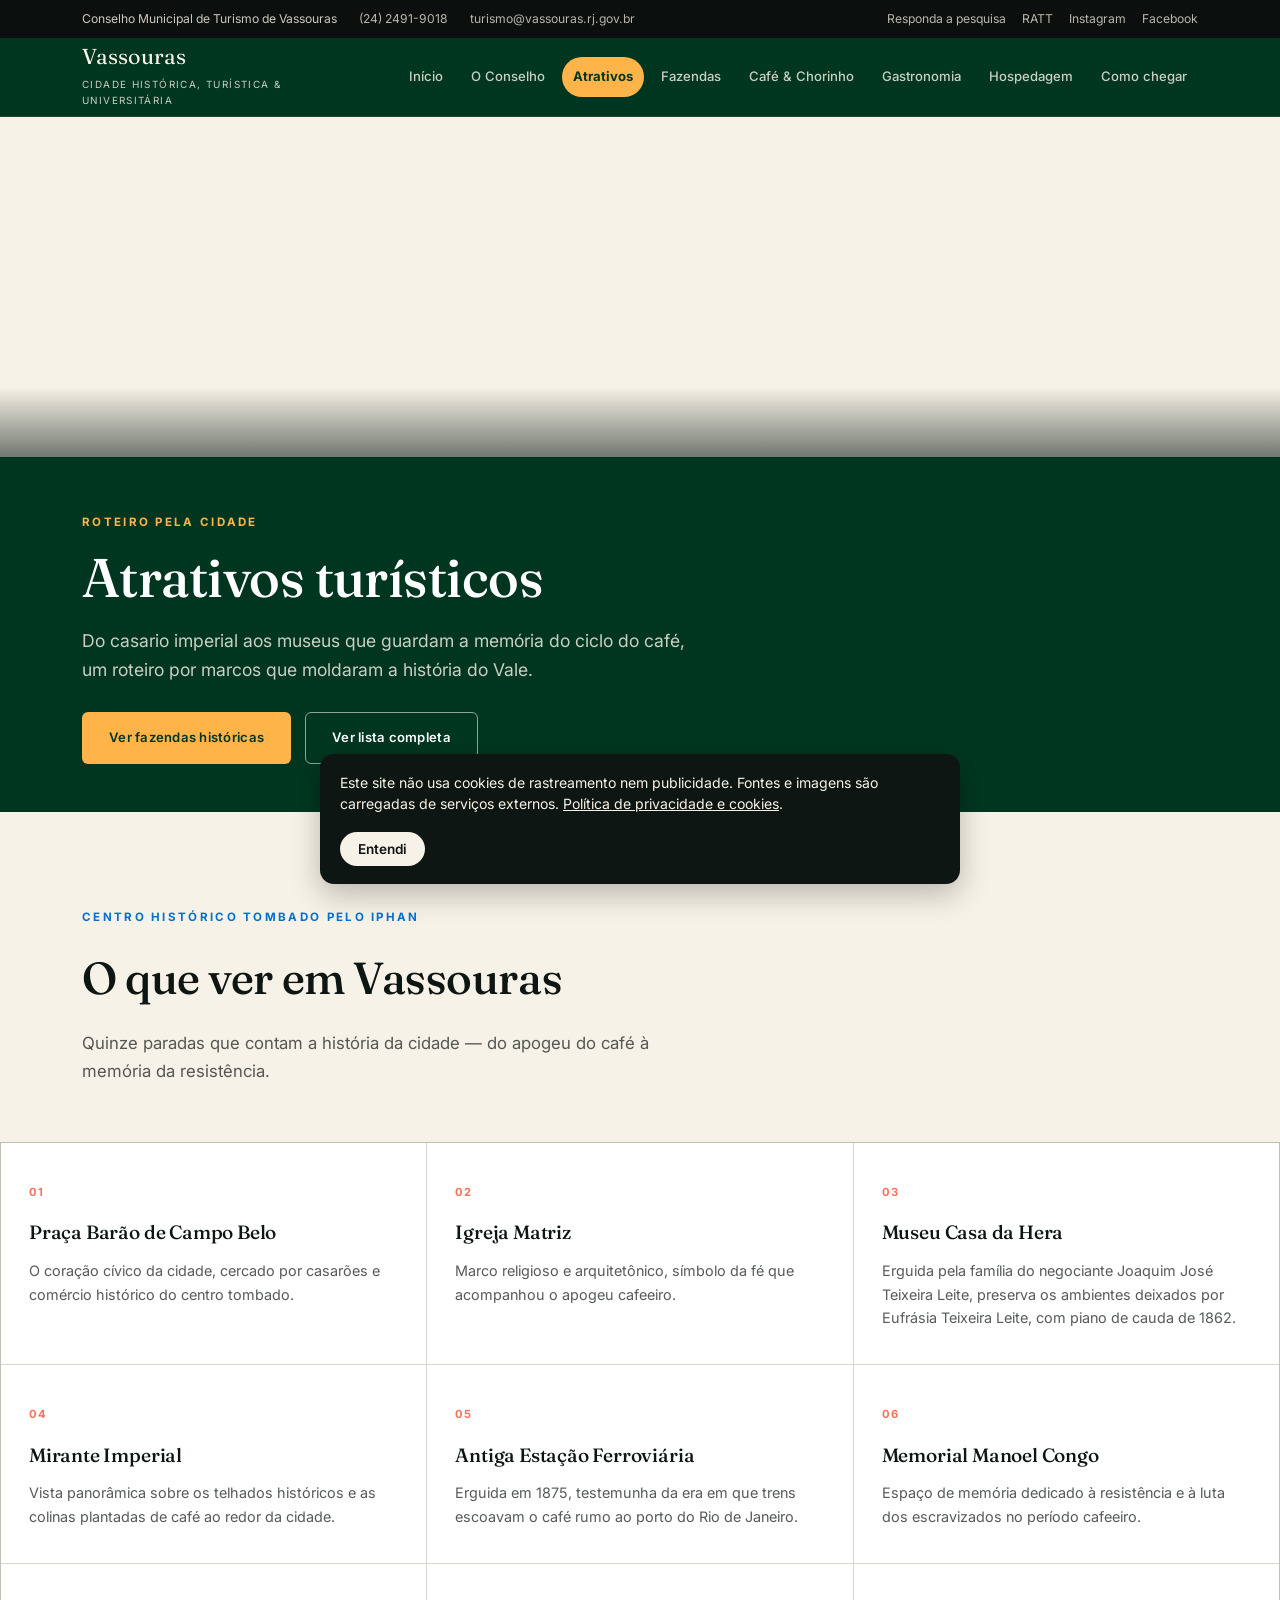
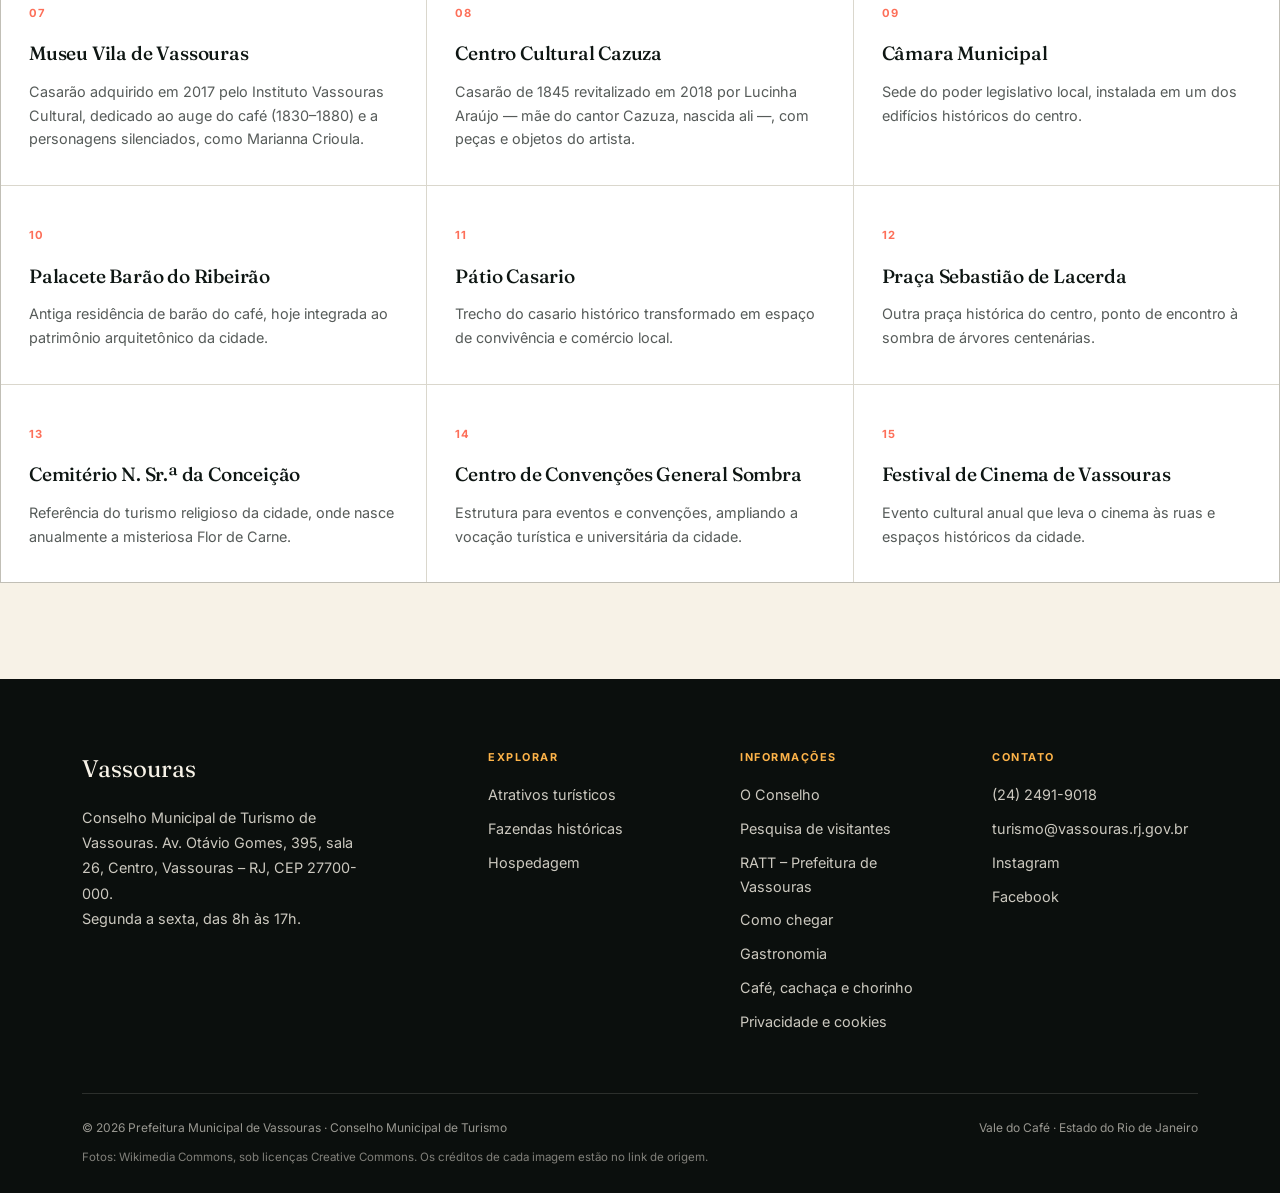
<file: atrativos.html>
<!DOCTYPE html>
<html lang="pt-BR">
<head>
<meta charset="UTF-8">
<meta name="viewport" content="width=device-width, initial-scale=1.0">
<title>Atrativos turísticos | Vassouras</title>
<meta name="description" content="Praças, igrejas, museus e marcos históricos do centro tombado pelo IPHAN em Vassouras, a Cidade dos Barões do Café.">
<link rel="preconnect" href="https://fonts.googleapis.com">
<link rel="preconnect" href="https://fonts.gstatic.com" crossorigin>
<link href="https://fonts.googleapis.com/css2?family=Fraunces:opsz,wght@9..144,400..700&family=Inter:wght@400;500;600;700&display=swap" rel="stylesheet">
<link rel="stylesheet" href="styles.css">
</head>
<body>
<div class="topbar">
  <div class="wrap">
    <div class="contato">
      <span>Conselho Municipal de Turismo de Vassouras</span>
      <a href="tel:+552424919018">(24) 2491-9018</a>
      <a href="mailto:turismo@vassouras.rj.gov.br">turismo@vassouras.rj.gov.br</a>
    </div>
    <div class="social">
      <a href="https://turismo-vassourass-delta.vercel.app" data-pesquisa="">Responda a pesquisa</a>
      <a href="https://www.vassouras.rj.gov.br/ratt/" target="_blank" rel="noopener">RATT</a>
      <a href="https://www.instagram.com/visitevassouras/" target="_blank" rel="noopener">Instagram</a>
      <a href="https://www.facebook.com/visitevassourasof" target="_blank" rel="noopener">Facebook</a>
    </div>
  </div>
</div>
<header class="site">
  <div class="wrap">
    <a href="index.html" class="brand">
      <span>
        <span class="nome">Vassouras</span>
        <span class="sub">Cidade Histórica, Turística &amp; Universitária</span>
      </span>
    </a>
    <nav class="principal" id="navPrincipal">
      <ul>
        <li><a href="index.html">Início</a></li>
<li><a href="conselho.html">O Conselho</a></li>
<li><a href="atrativos.html" class="ativo">Atrativos</a></li>
<li><a href="fazendas.html">Fazendas</a></li>
<li><a href="cafe.html">Café & Chorinho</a></li>
<li><a href="gastronomia.html">Gastronomia</a></li>
<li><a href="hospedagem.html">Hospedagem</a></li>
<li><a href="como-chegar.html">Como chegar</a></li>

      </ul>
    </nav>
    <button class="nav-toggle" id="navToggle" aria-label="Abrir menu"><span></span><span></span><span></span></button>
  </div>
</header>
<div class="hero-photo hero-interna" style="background-image:url('https://commons.wikimedia.org/wiki/Special:FilePath/Esta%C3%A7%C3%A3o%20Ferrovi%C3%A1ria%20de%20Vassouras%2002.JPG');" role="img" aria-label="Atrativos turísticos"></div>
<section class="hero-content">
  <div class="wrap">
    <span class="eyebrow">Roteiro pela cidade</span>
    <h1>Atrativos turísticos</h1>
    <p class="lede">Do casario imperial aos museus que guardam a memória do ciclo do café, um roteiro por marcos que moldaram a história do Vale.</p>
    <div class="hero-cta">
      <a href="fazendas.html" class="btn btn-solid">Ver fazendas históricas</a>
      <a href="#lista" class="btn btn-ghost">Ver lista completa</a>
    </div>
  </div>
</section>

<section id="lista">
  <div class="wrap">
    <div class="section-head">
      <span class="eyebrow">Centro histórico tombado pelo IPHAN</span>
      <h2>O que ver em Vassouras</h2>
      <p>Quinze paradas que contam a história da cidade — do apogeu do café à memória da resistência.</p>
    </div>
  </div>
  <div class="atrativos-grid" id="dinamico-atrativos">
    <div class="at-card"><span class="num">01</span><h3>Praça Barão de Campo Belo</h3><p>O coração cívico da cidade, cercado por casarões e comércio histórico do centro tombado.</p></div>
<div class="at-card"><span class="num">02</span><h3>Igreja Matriz</h3><p>Marco religioso e arquitetônico, símbolo da fé que acompanhou o apogeu cafeeiro.</p></div>
<div class="at-card"><span class="num">03</span><h3>Museu Casa da Hera</h3><p>Erguida pela família do negociante Joaquim José Teixeira Leite, preserva os ambientes deixados por Eufrásia Teixeira Leite, com piano de cauda de 1862.</p></div>
<div class="at-card"><span class="num">04</span><h3>Mirante Imperial</h3><p>Vista panorâmica sobre os telhados históricos e as colinas plantadas de café ao redor da cidade.</p></div>
<div class="at-card"><span class="num">05</span><h3>Antiga Estação Ferroviária</h3><p>Erguida em 1875, testemunha da era em que trens escoavam o café rumo ao porto do Rio de Janeiro.</p></div>
<div class="at-card"><span class="num">06</span><h3>Memorial Manoel Congo</h3><p>Espaço de memória dedicado à resistência e à luta dos escravizados no período cafeeiro.</p></div>
<div class="at-card"><span class="num">07</span><h3>Museu Vila de Vassouras</h3><p>Casarão adquirido em 2017 pelo Instituto Vassouras Cultural, dedicado ao auge do café (1830–1880) e a personagens silenciados, como Marianna Crioula.</p></div>
<div class="at-card"><span class="num">08</span><h3>Centro Cultural Cazuza</h3><p>Casarão de 1845 revitalizado em 2018 por Lucinha Araújo — mãe do cantor Cazuza, nascida ali —, com peças e objetos do artista.</p></div>
<div class="at-card"><span class="num">09</span><h3>Câmara Municipal</h3><p>Sede do poder legislativo local, instalada em um dos edifícios históricos do centro.</p></div>
<div class="at-card"><span class="num">10</span><h3>Palacete Barão do Ribeirão</h3><p>Antiga residência de barão do café, hoje integrada ao patrimônio arquitetônico da cidade.</p></div>
<div class="at-card"><span class="num">11</span><h3>Pátio Casario</h3><p>Trecho do casario histórico transformado em espaço de convivência e comércio local.</p></div>
<div class="at-card"><span class="num">12</span><h3>Praça Sebastião de Lacerda</h3><p>Outra praça histórica do centro, ponto de encontro à sombra de árvores centenárias.</p></div>
<div class="at-card"><span class="num">13</span><h3>Cemitério N. Sr.ª da Conceição</h3><p>Referência do turismo religioso da cidade, onde nasce anualmente a misteriosa Flor de Carne.</p></div>
<div class="at-card"><span class="num">14</span><h3>Centro de Convenções General Sombra</h3><p>Estrutura para eventos e convenções, ampliando a vocação turística e universitária da cidade.</p></div>
<div class="at-card"><span class="num">15</span><h3>Festival de Cinema de Vassouras</h3><p>Evento cultural anual que leva o cinema às ruas e espaços históricos da cidade.</p></div>

  </div>
</section>
<footer class="site">
  <div class="wrap">
    <div class="foot-grid">
      <div>
        <div class="foot-brand">
          <span class="nome">Vassouras</span>
        </div>
        <p>Conselho Municipal de Turismo de Vassouras. Av. Otávio Gomes, 395, sala 26, Centro, Vassouras – RJ, CEP 27700-000.</p>
        <p>Segunda a sexta, das 8h às 17h.</p>
      </div>
      <div class="foot-col">
        <h5>Explorar</h5>
        <a href="atrativos.html">Atrativos turísticos</a>
        <a href="fazendas.html">Fazendas históricas</a>
        <a href="hospedagem.html">Hospedagem</a>
      </div>
      <div class="foot-col">
        <h5>Informações</h5>
        <a href="conselho.html">O Conselho</a>
        <a href="https://turismo-vassourass-delta.vercel.app" data-pesquisa="">Pesquisa de visitantes</a>
        <a href="https://www.vassouras.rj.gov.br/ratt/" target="_blank" rel="noopener">RATT – Prefeitura de Vassouras</a>
        <a href="como-chegar.html">Como chegar</a>
        <a href="gastronomia.html">Gastronomia</a>
        <a href="cafe.html">Café, cachaça e chorinho</a>
        <a href="privacidade.html">Privacidade e cookies</a>
      </div>
      <div class="foot-col">
        <h5>Contato</h5>
        <a href="tel:+552424919018">(24) 2491-9018</a>
        <a href="mailto:turismo@vassouras.rj.gov.br">turismo@vassouras.rj.gov.br</a>
        <a href="https://www.instagram.com/visitevassouras/" target="_blank" rel="noopener">Instagram</a>
        <a href="https://www.facebook.com/visitevassourasof" target="_blank" rel="noopener">Facebook</a>
      </div>
    </div>
    <div class="foot-bottom">
      <span>© 2026 Prefeitura Municipal de Vassouras · Conselho Municipal de Turismo</span>
      <span>Vale do Café · Estado do Rio de Janeiro</span>
    </div>
    <p class="creditos">Fotos: Wikimedia Commons, sob licenças Creative Commons. Os créditos de cada imagem estão no link de origem.</p>
  </div>
</footer>
<script>
  const toggle = document.getElementById('navToggle');
  const nav = document.getElementById('navPrincipal');
  if(toggle){
    toggle.addEventListener('click', () => nav.classList.toggle('aberto'));
    nav.querySelectorAll('a').forEach(a => a.addEventListener('click', () => nav.classList.remove('aberto')));
  }
</script>
<script src="config.js"></script>
<script src="site.js"></script>
</body>
</html>
</file>
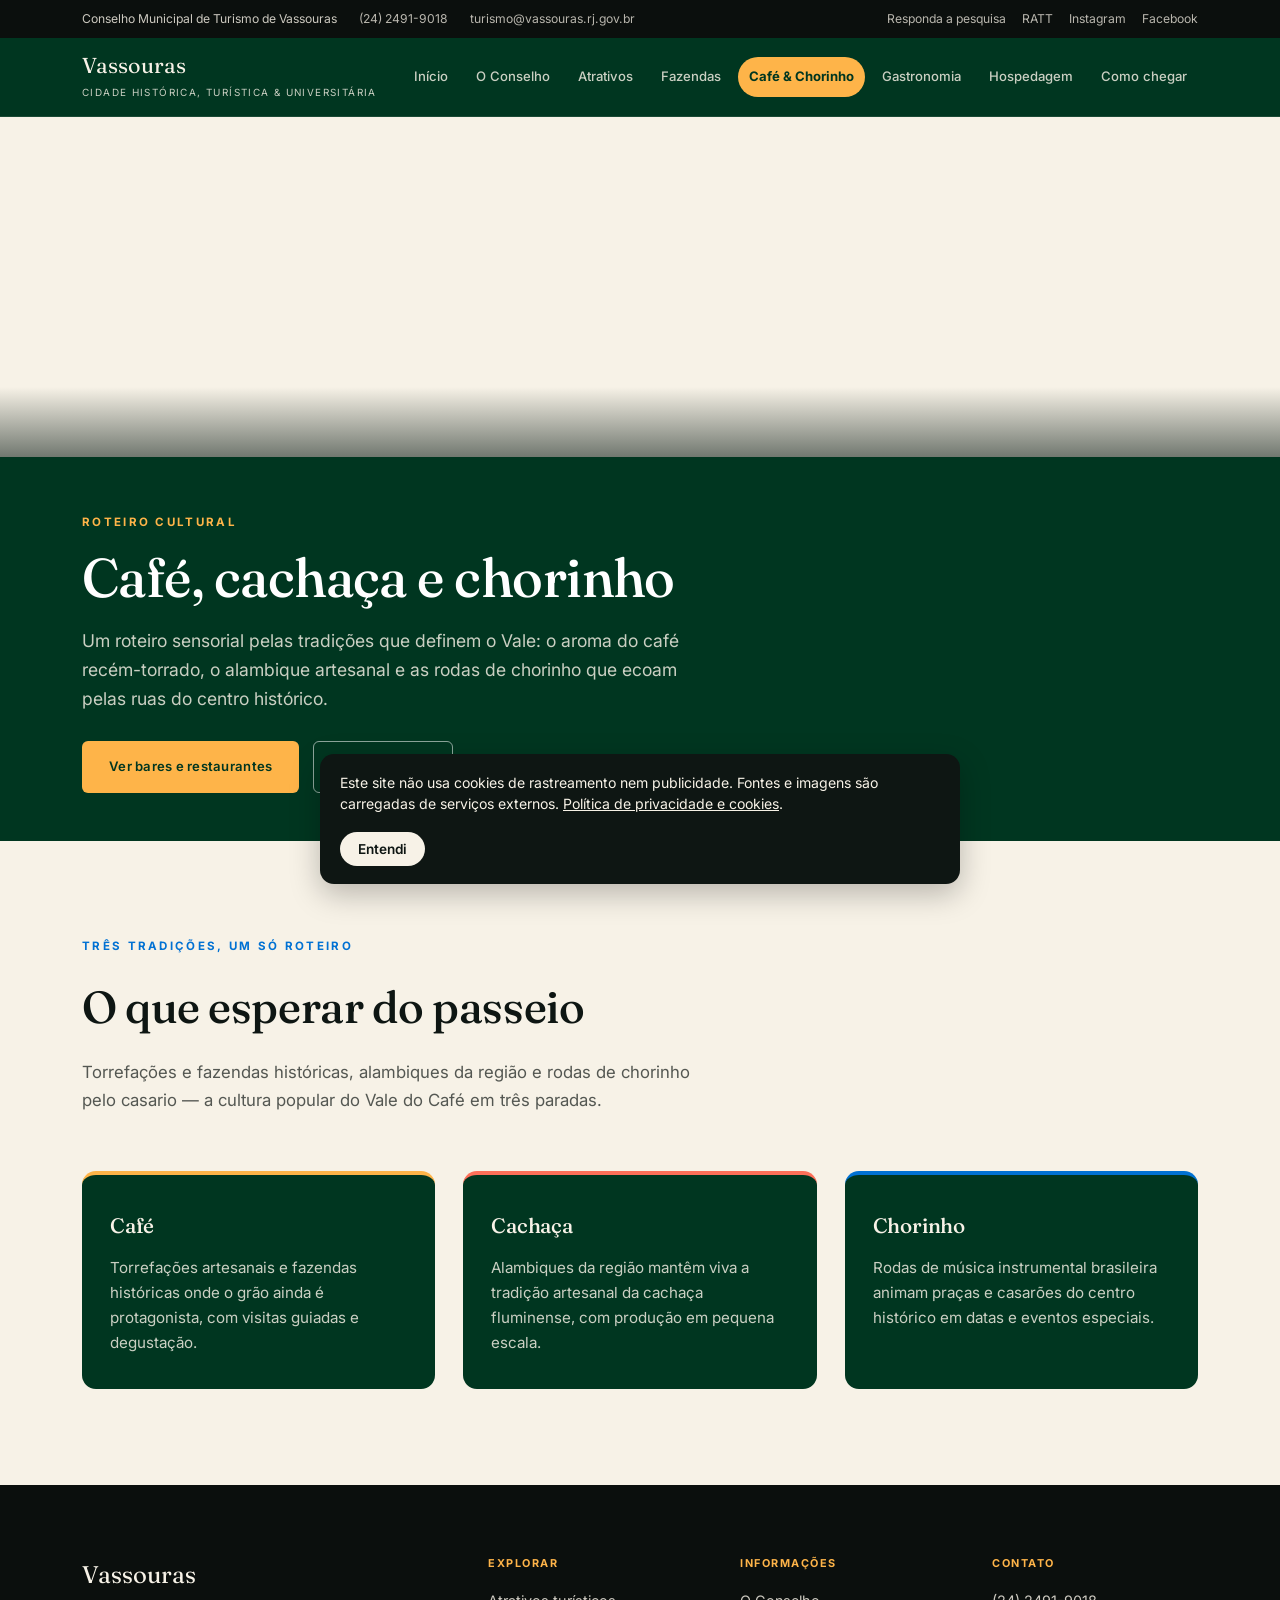
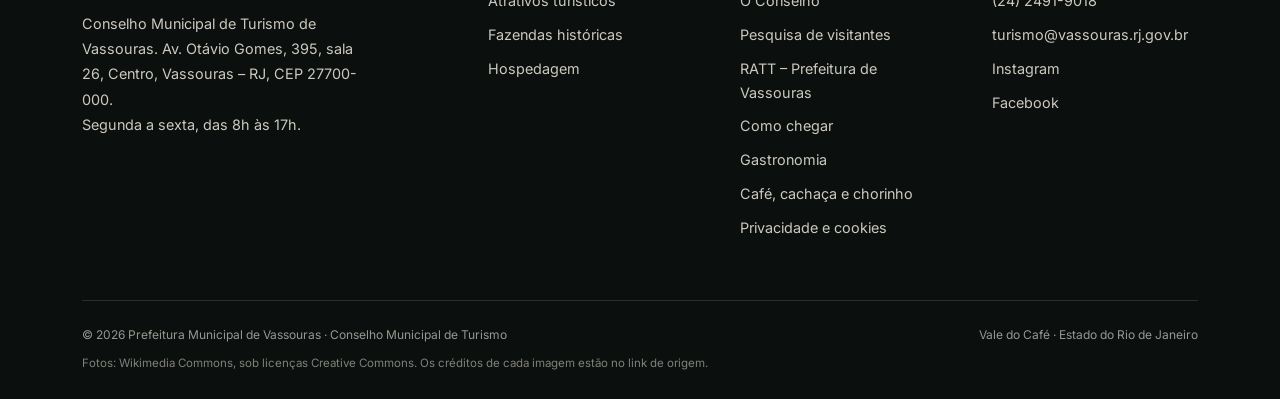
<file: cafe.html>
<!DOCTYPE html>
<html lang="pt-BR">
<head>
<meta charset="UTF-8">
<meta name="viewport" content="width=device-width, initial-scale=1.0">
<title>Café, cachaça e chorinho | Vassouras</title>
<meta name="description" content="Um roteiro sensorial por Vassouras: torrefações e fazendas de café, alambiques artesanais e rodas de chorinho no casario histórico.">
<link rel="preconnect" href="https://fonts.googleapis.com">
<link rel="preconnect" href="https://fonts.gstatic.com" crossorigin>
<link href="https://fonts.googleapis.com/css2?family=Fraunces:opsz,wght@9..144,400..700&family=Inter:wght@400;500;600;700&display=swap" rel="stylesheet">
<link rel="stylesheet" href="styles.css">
</head>
<body>
<div class="topbar">
  <div class="wrap">
    <div class="contato">
      <span>Conselho Municipal de Turismo de Vassouras</span>
      <a href="tel:+552424919018">(24) 2491-9018</a>
      <a href="mailto:turismo@vassouras.rj.gov.br">turismo@vassouras.rj.gov.br</a>
    </div>
    <div class="social">
      <a href="https://turismo-vassourass-delta.vercel.app" data-pesquisa="">Responda a pesquisa</a>
      <a href="https://www.vassouras.rj.gov.br/ratt/" target="_blank" rel="noopener">RATT</a>
      <a href="https://www.instagram.com/visitevassouras/" target="_blank" rel="noopener">Instagram</a>
      <a href="https://www.facebook.com/visitevassourasof" target="_blank" rel="noopener">Facebook</a>
    </div>
  </div>
</div>
<header class="site">
  <div class="wrap">
    <a href="index.html" class="brand">
      <span>
        <span class="nome">Vassouras</span>
        <span class="sub">Cidade Histórica, Turística &amp; Universitária</span>
      </span>
    </a>
    <nav class="principal" id="navPrincipal">
      <ul>
        <li><a href="index.html">Início</a></li>
<li><a href="conselho.html">O Conselho</a></li>
<li><a href="atrativos.html">Atrativos</a></li>
<li><a href="fazendas.html">Fazendas</a></li>
<li><a href="cafe.html" class="ativo">Café & Chorinho</a></li>
<li><a href="gastronomia.html">Gastronomia</a></li>
<li><a href="hospedagem.html">Hospedagem</a></li>
<li><a href="como-chegar.html">Como chegar</a></li>

      </ul>
    </nav>
    <button class="nav-toggle" id="navToggle" aria-label="Abrir menu"><span></span><span></span><span></span></button>
  </div>
</header>
<div class="hero-photo hero-interna" style="background-image:url('https://commons.wikimedia.org/wiki/Special:FilePath/Cafezinho%20em%20Ponta%20Grossa.jpg');" role="img" aria-label="Café, cachaça e chorinho"></div>
<section class="hero-content">
  <div class="wrap">
    <span class="eyebrow">Roteiro cultural</span>
    <h1>Café, cachaça e chorinho</h1>
    <p class="lede">Um roteiro sensorial pelas tradições que definem o Vale: o aroma do café recém-torrado, o alambique artesanal e as rodas de chorinho que ecoam pelas ruas do centro histórico.</p>
    <div class="hero-cta">
      <a href="gastronomia.html" class="btn btn-solid">Ver bares e restaurantes</a>
      <a href="atrativos.html" class="btn btn-ghost">Ver atrativos</a>
    </div>
  </div>
</section>

<section>
  <div class="wrap">
    <div class="section-head">
      <span class="eyebrow">Três tradições, um só roteiro</span>
      <h2>O que esperar do passeio</h2>
      <p>Torrefações e fazendas históricas, alambiques da região e rodas de chorinho pelo casario — a cultura popular do Vale do Café em três paradas.</p>
    </div>
    <div class="trio-grid">
      <div class="trio-card">
        <h3>Café</h3>
        <p>Torrefações artesanais e fazendas históricas onde o grão ainda é protagonista, com visitas guiadas e degustação.</p>
      </div>
      <div class="trio-card">
        <h3>Cachaça</h3>
        <p>Alambiques da região mantêm viva a tradição artesanal da cachaça fluminense, com produção em pequena escala.</p>
      </div>
      <div class="trio-card">
        <h3>Chorinho</h3>
        <p>Rodas de música instrumental brasileira animam praças e casarões do centro histórico em datas e eventos especiais.</p>
      </div>
    </div>
  </div>
</section>
<footer class="site">
  <div class="wrap">
    <div class="foot-grid">
      <div>
        <div class="foot-brand">
          <span class="nome">Vassouras</span>
        </div>
        <p>Conselho Municipal de Turismo de Vassouras. Av. Otávio Gomes, 395, sala 26, Centro, Vassouras – RJ, CEP 27700-000.</p>
        <p>Segunda a sexta, das 8h às 17h.</p>
      </div>
      <div class="foot-col">
        <h5>Explorar</h5>
        <a href="atrativos.html">Atrativos turísticos</a>
        <a href="fazendas.html">Fazendas históricas</a>
        <a href="hospedagem.html">Hospedagem</a>
      </div>
      <div class="foot-col">
        <h5>Informações</h5>
        <a href="conselho.html">O Conselho</a>
        <a href="https://turismo-vassourass-delta.vercel.app" data-pesquisa="">Pesquisa de visitantes</a>
        <a href="https://www.vassouras.rj.gov.br/ratt/" target="_blank" rel="noopener">RATT – Prefeitura de Vassouras</a>
        <a href="como-chegar.html">Como chegar</a>
        <a href="gastronomia.html">Gastronomia</a>
        <a href="cafe.html">Café, cachaça e chorinho</a>
        <a href="privacidade.html">Privacidade e cookies</a>
      </div>
      <div class="foot-col">
        <h5>Contato</h5>
        <a href="tel:+552424919018">(24) 2491-9018</a>
        <a href="mailto:turismo@vassouras.rj.gov.br">turismo@vassouras.rj.gov.br</a>
        <a href="https://www.instagram.com/visitevassouras/" target="_blank" rel="noopener">Instagram</a>
        <a href="https://www.facebook.com/visitevassourasof" target="_blank" rel="noopener">Facebook</a>
      </div>
    </div>
    <div class="foot-bottom">
      <span>© 2026 Prefeitura Municipal de Vassouras · Conselho Municipal de Turismo</span>
      <span>Vale do Café · Estado do Rio de Janeiro</span>
    </div>
    <p class="creditos">Fotos: Wikimedia Commons, sob licenças Creative Commons. Os créditos de cada imagem estão no link de origem.</p>
  </div>
</footer>
<script>
  const toggle = document.getElementById('navToggle');
  const nav = document.getElementById('navPrincipal');
  if(toggle){
    toggle.addEventListener('click', () => nav.classList.toggle('aberto'));
    nav.querySelectorAll('a').forEach(a => a.addEventListener('click', () => nav.classList.remove('aberto')));
  }
</script>
<script src="config.js"></script>
<script src="site.js"></script>
</body>
</html>
</file>
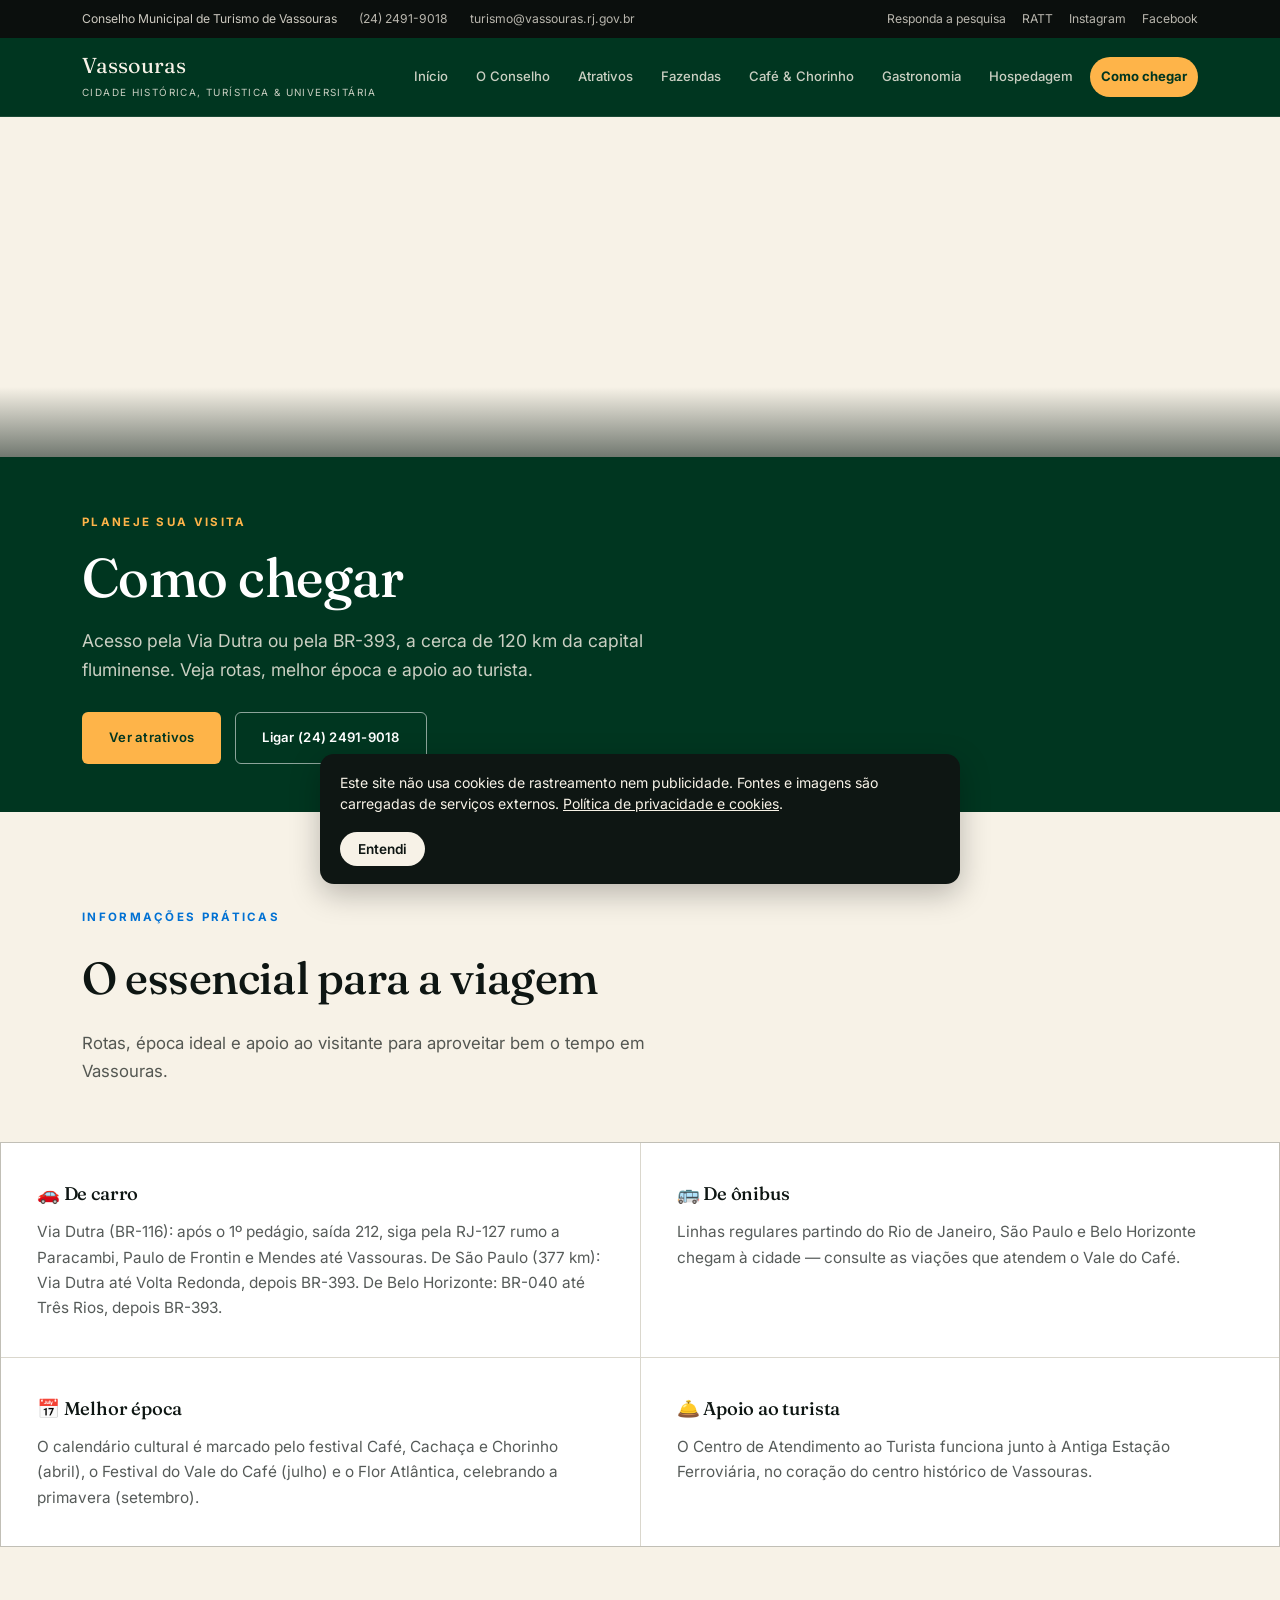
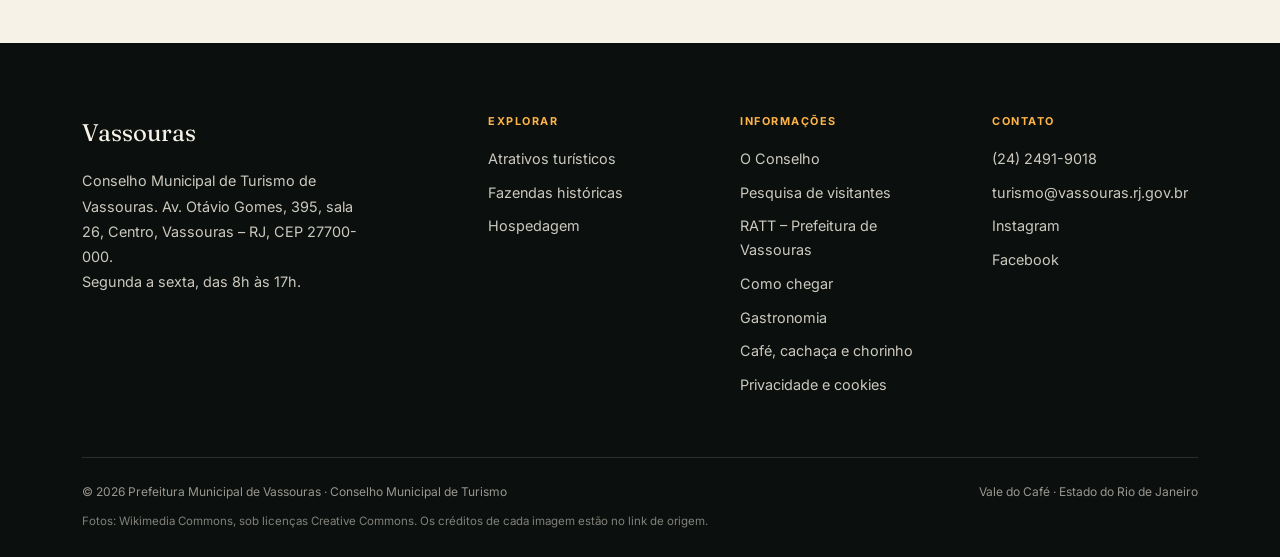
<file: como-chegar.html>
<!DOCTYPE html>
<html lang="pt-BR">
<head>
<meta charset="UTF-8">
<meta name="viewport" content="width=device-width, initial-scale=1.0">
<title>Como chegar | Vassouras</title>
<meta name="description" content="Rotas de acesso a Vassouras pela Via Dutra ou BR-393, melhor época para visitar e apoio ao turista.">
<link rel="preconnect" href="https://fonts.googleapis.com">
<link rel="preconnect" href="https://fonts.gstatic.com" crossorigin>
<link href="https://fonts.googleapis.com/css2?family=Fraunces:opsz,wght@9..144,400..700&family=Inter:wght@400;500;600;700&display=swap" rel="stylesheet">
<link rel="stylesheet" href="styles.css">
</head>
<body>
<div class="topbar">
  <div class="wrap">
    <div class="contato">
      <span>Conselho Municipal de Turismo de Vassouras</span>
      <a href="tel:+552424919018">(24) 2491-9018</a>
      <a href="mailto:turismo@vassouras.rj.gov.br">turismo@vassouras.rj.gov.br</a>
    </div>
    <div class="social">
      <a href="https://turismo-vassourass-delta.vercel.app" data-pesquisa="">Responda a pesquisa</a>
      <a href="https://www.vassouras.rj.gov.br/ratt/" target="_blank" rel="noopener">RATT</a>
      <a href="https://www.instagram.com/visitevassouras/" target="_blank" rel="noopener">Instagram</a>
      <a href="https://www.facebook.com/visitevassourasof" target="_blank" rel="noopener">Facebook</a>
    </div>
  </div>
</div>
<header class="site">
  <div class="wrap">
    <a href="index.html" class="brand">
      <span>
        <span class="nome">Vassouras</span>
        <span class="sub">Cidade Histórica, Turística &amp; Universitária</span>
      </span>
    </a>
    <nav class="principal" id="navPrincipal">
      <ul>
        <li><a href="index.html">Início</a></li>
<li><a href="conselho.html">O Conselho</a></li>
<li><a href="atrativos.html">Atrativos</a></li>
<li><a href="fazendas.html">Fazendas</a></li>
<li><a href="cafe.html">Café & Chorinho</a></li>
<li><a href="gastronomia.html">Gastronomia</a></li>
<li><a href="hospedagem.html">Hospedagem</a></li>
<li><a href="como-chegar.html" class="ativo">Como chegar</a></li>

      </ul>
    </nav>
    <button class="nav-toggle" id="navToggle" aria-label="Abrir menu"><span></span><span></span><span></span></button>
  </div>
</header>
<div class="hero-photo hero-interna" style="background-image:url('https://commons.wikimedia.org/wiki/Special:FilePath/Cidade%20de%20Vassouras-Rj.jpg');" role="img" aria-label="Como chegar"></div>
<section class="hero-content">
  <div class="wrap">
    <span class="eyebrow">Planeje sua visita</span>
    <h1>Como chegar</h1>
    <p class="lede">Acesso pela Via Dutra ou pela BR-393, a cerca de 120 km da capital fluminense. Veja rotas, melhor época e apoio ao turista.</p>
    <div class="hero-cta">
      <a href="atrativos.html" class="btn btn-solid">Ver atrativos</a>
      <a href="tel:+552424919018" class="btn btn-ghost">Ligar (24) 2491-9018</a>
    </div>
  </div>
</section>

<section>
  <div class="wrap">
    <div class="section-head">
      <span class="eyebrow">Informações práticas</span>
      <h2>O essencial para a viagem</h2>
      <p>Rotas, época ideal e apoio ao visitante para aproveitar bem o tempo em Vassouras.</p>
    </div>
  </div>
  <div class="pratica-grid">
    <div class="pratica-item">
      <h3>🚗 De carro</h3>
      <p>Via Dutra (BR-116): após o 1º pedágio, saída 212, siga pela RJ-127 rumo a Paracambi, Paulo de Frontin e Mendes até Vassouras. De São Paulo (377 km): Via Dutra até Volta Redonda, depois BR-393. De Belo Horizonte: BR-040 até Três Rios, depois BR-393.</p>
    </div>
    <div class="pratica-item">
      <h3>🚌 De ônibus</h3>
      <p>Linhas regulares partindo do Rio de Janeiro, São Paulo e Belo Horizonte chegam à cidade — consulte as viações que atendem o Vale do Café.</p>
    </div>
    <div class="pratica-item">
      <h3>📅 Melhor época</h3>
      <p>O calendário cultural é marcado pelo festival Café, Cachaça e Chorinho (abril), o Festival do Vale do Café (julho) e o Flor Atlântica, celebrando a primavera (setembro).</p>
    </div>
    <div class="pratica-item">
      <h3>🛎️ Apoio ao turista</h3>
      <p>O Centro de Atendimento ao Turista funciona junto à Antiga Estação Ferroviária, no coração do centro histórico de Vassouras.</p>
    </div>
  </div>
</section>
<footer class="site">
  <div class="wrap">
    <div class="foot-grid">
      <div>
        <div class="foot-brand">
          <span class="nome">Vassouras</span>
        </div>
        <p>Conselho Municipal de Turismo de Vassouras. Av. Otávio Gomes, 395, sala 26, Centro, Vassouras – RJ, CEP 27700-000.</p>
        <p>Segunda a sexta, das 8h às 17h.</p>
      </div>
      <div class="foot-col">
        <h5>Explorar</h5>
        <a href="atrativos.html">Atrativos turísticos</a>
        <a href="fazendas.html">Fazendas históricas</a>
        <a href="hospedagem.html">Hospedagem</a>
      </div>
      <div class="foot-col">
        <h5>Informações</h5>
        <a href="conselho.html">O Conselho</a>
        <a href="https://turismo-vassourass-delta.vercel.app" data-pesquisa="">Pesquisa de visitantes</a>
        <a href="https://www.vassouras.rj.gov.br/ratt/" target="_blank" rel="noopener">RATT – Prefeitura de Vassouras</a>
        <a href="como-chegar.html">Como chegar</a>
        <a href="gastronomia.html">Gastronomia</a>
        <a href="cafe.html">Café, cachaça e chorinho</a>
        <a href="privacidade.html">Privacidade e cookies</a>
      </div>
      <div class="foot-col">
        <h5>Contato</h5>
        <a href="tel:+552424919018">(24) 2491-9018</a>
        <a href="mailto:turismo@vassouras.rj.gov.br">turismo@vassouras.rj.gov.br</a>
        <a href="https://www.instagram.com/visitevassouras/" target="_blank" rel="noopener">Instagram</a>
        <a href="https://www.facebook.com/visitevassourasof" target="_blank" rel="noopener">Facebook</a>
      </div>
    </div>
    <div class="foot-bottom">
      <span>© 2026 Prefeitura Municipal de Vassouras · Conselho Municipal de Turismo</span>
      <span>Vale do Café · Estado do Rio de Janeiro</span>
    </div>
    <p class="creditos">Fotos: Wikimedia Commons, sob licenças Creative Commons. Os créditos de cada imagem estão no link de origem.</p>
  </div>
</footer>
<script>
  const toggle = document.getElementById('navToggle');
  const nav = document.getElementById('navPrincipal');
  if(toggle){
    toggle.addEventListener('click', () => nav.classList.toggle('aberto'));
    nav.querySelectorAll('a').forEach(a => a.addEventListener('click', () => nav.classList.remove('aberto')));
  }
</script>
<script src="config.js"></script>
<script src="site.js"></script>
</body>
</html>
</file>
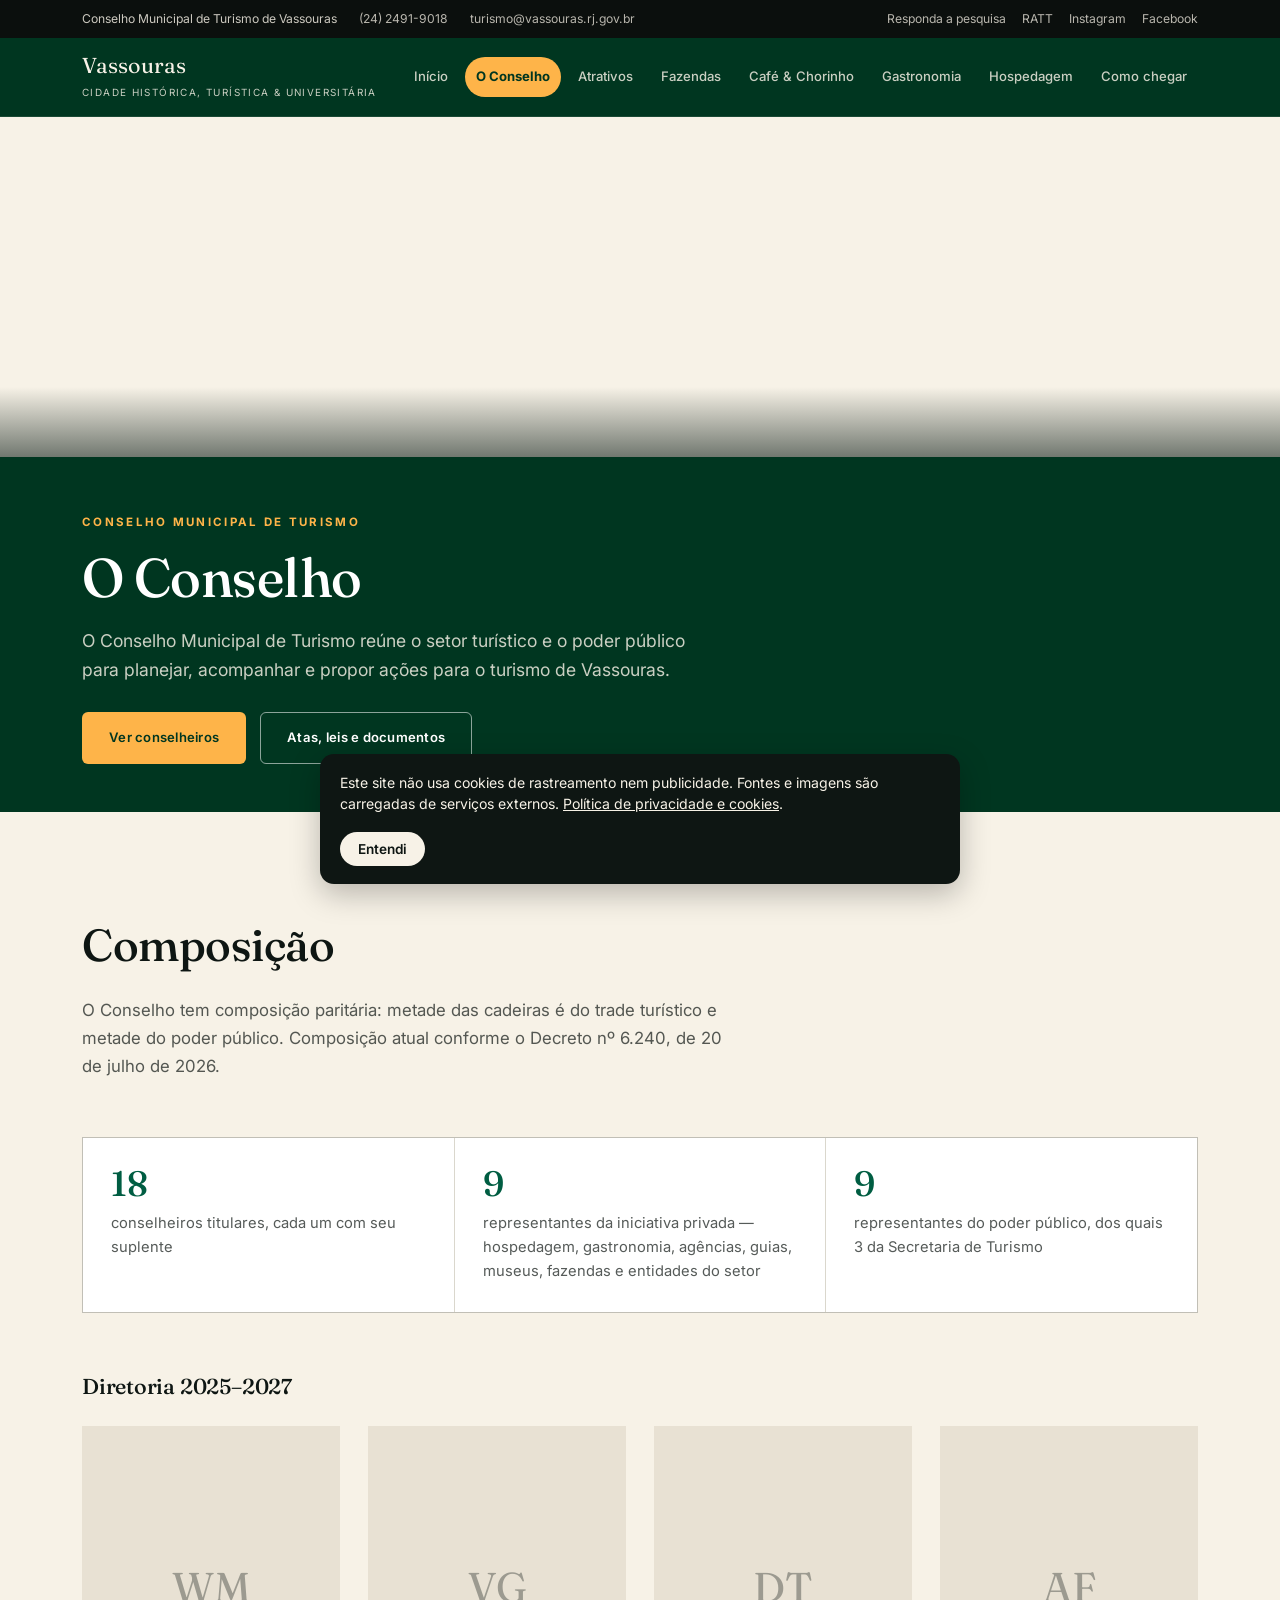
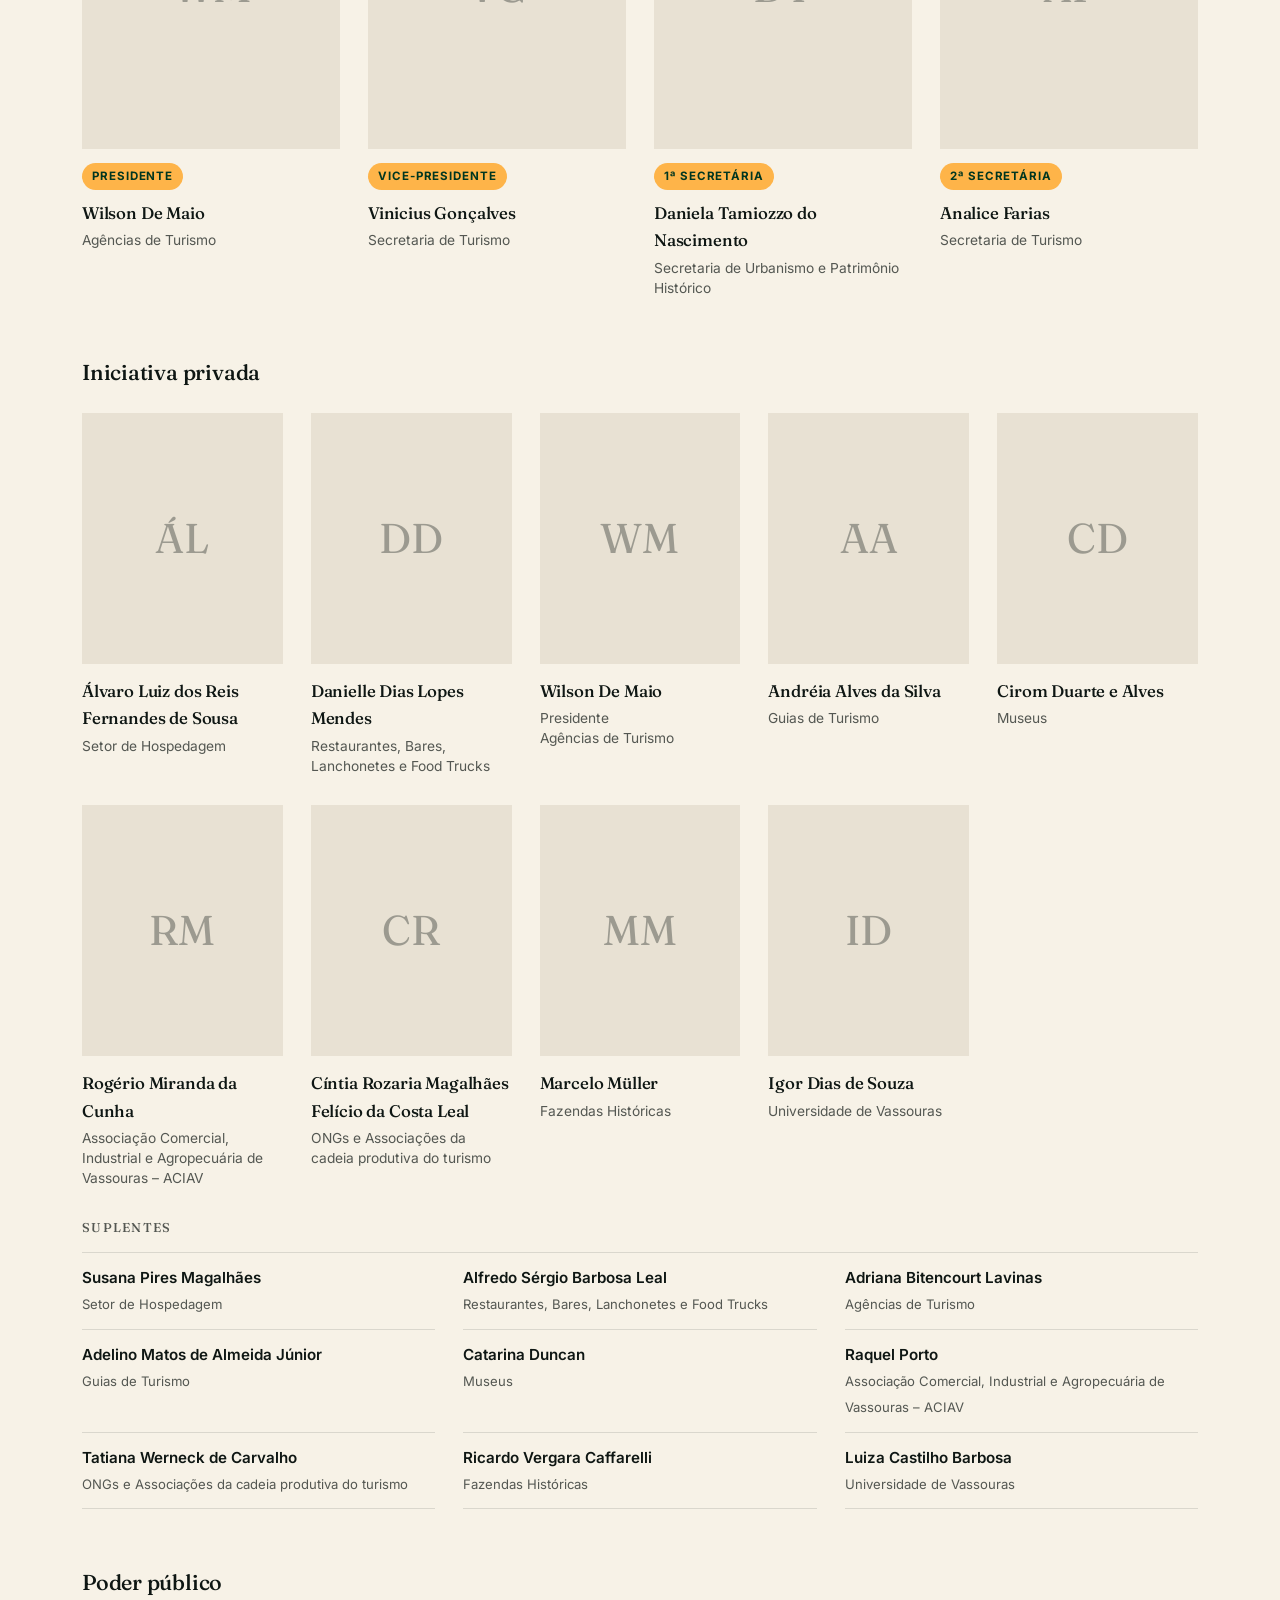
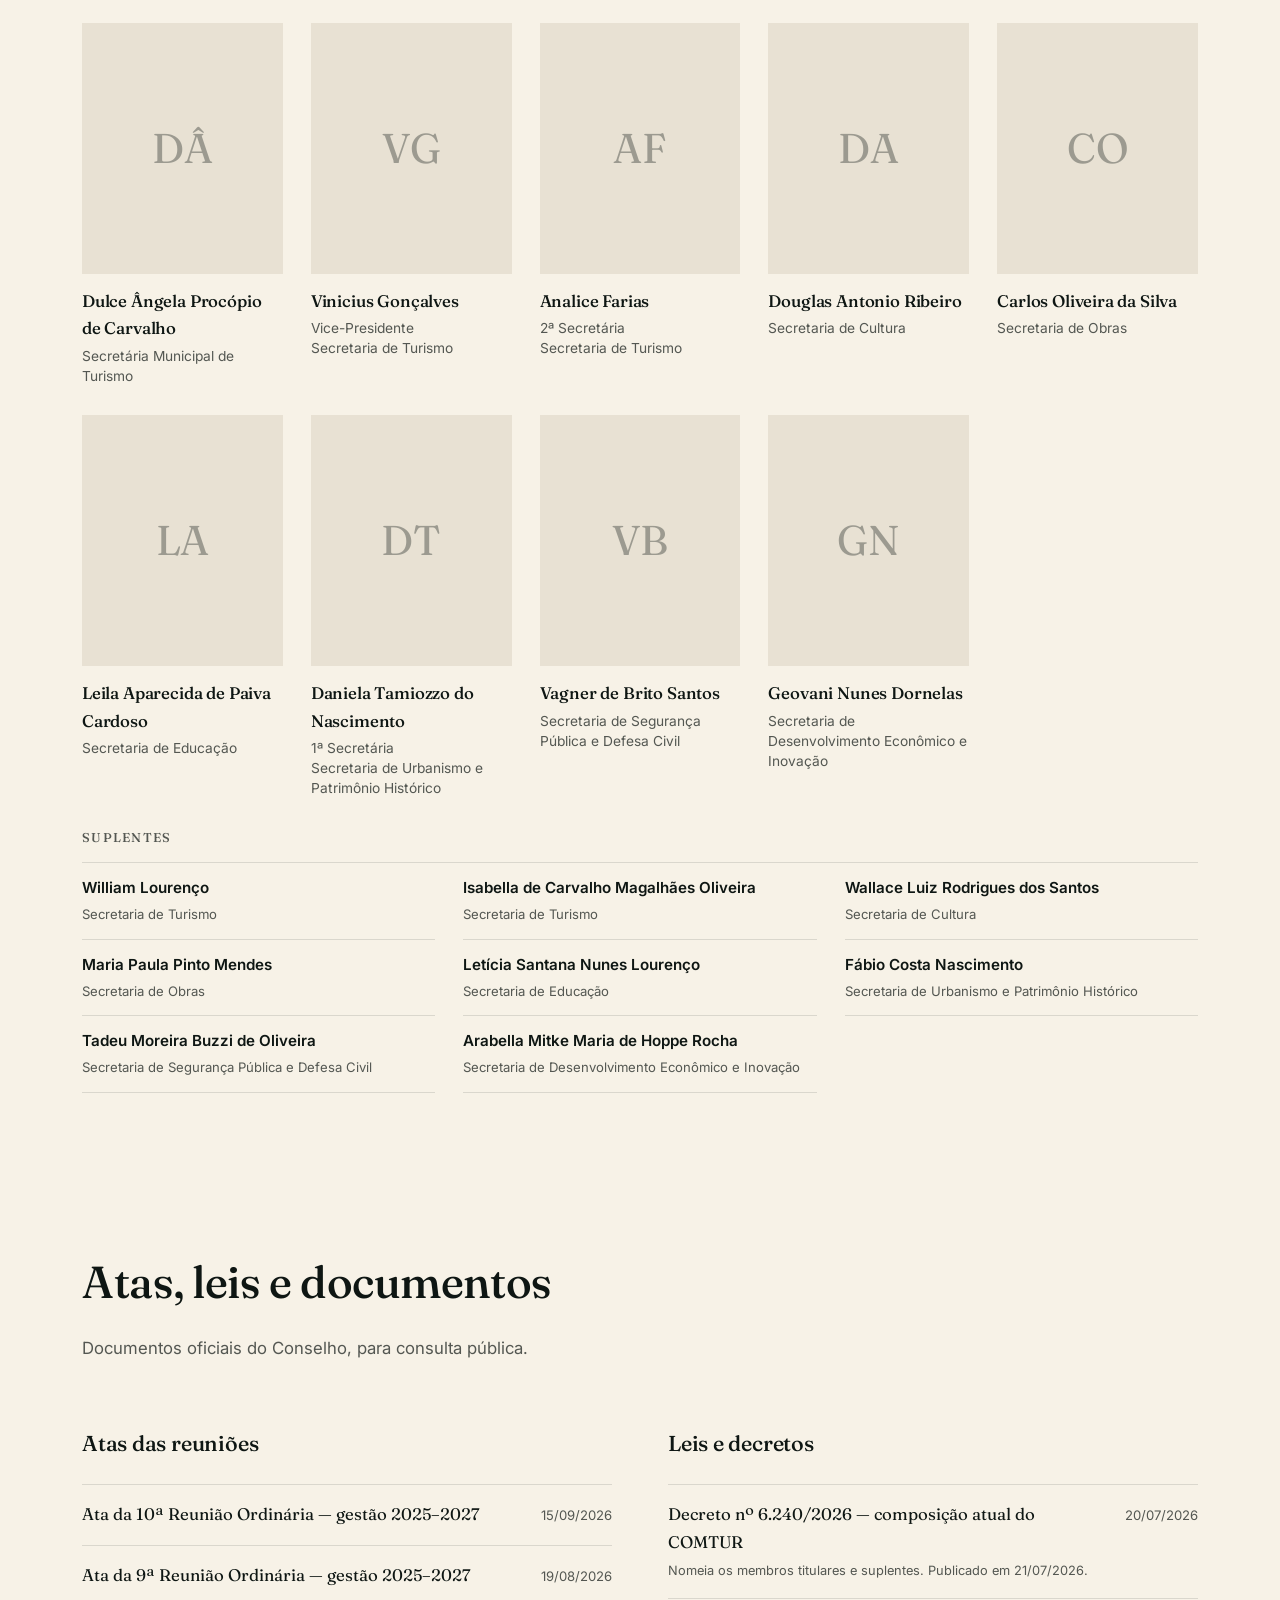
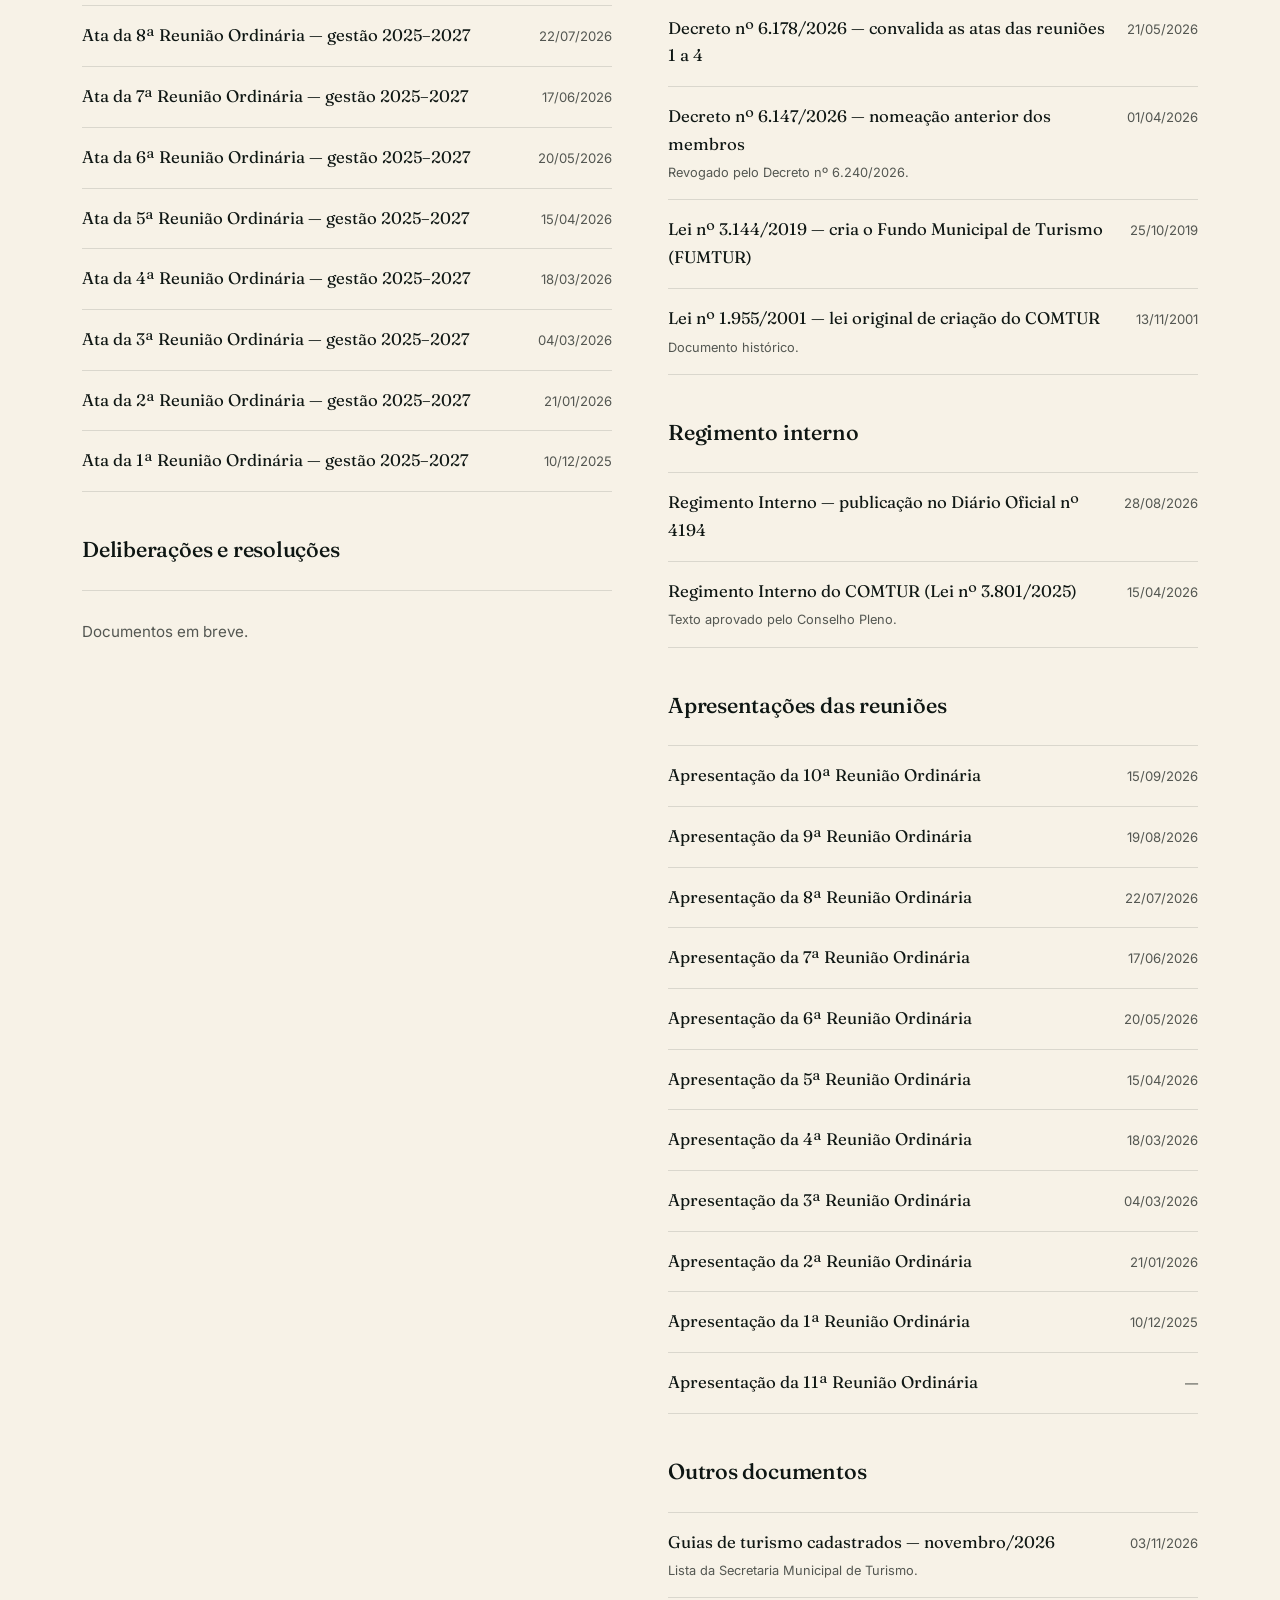
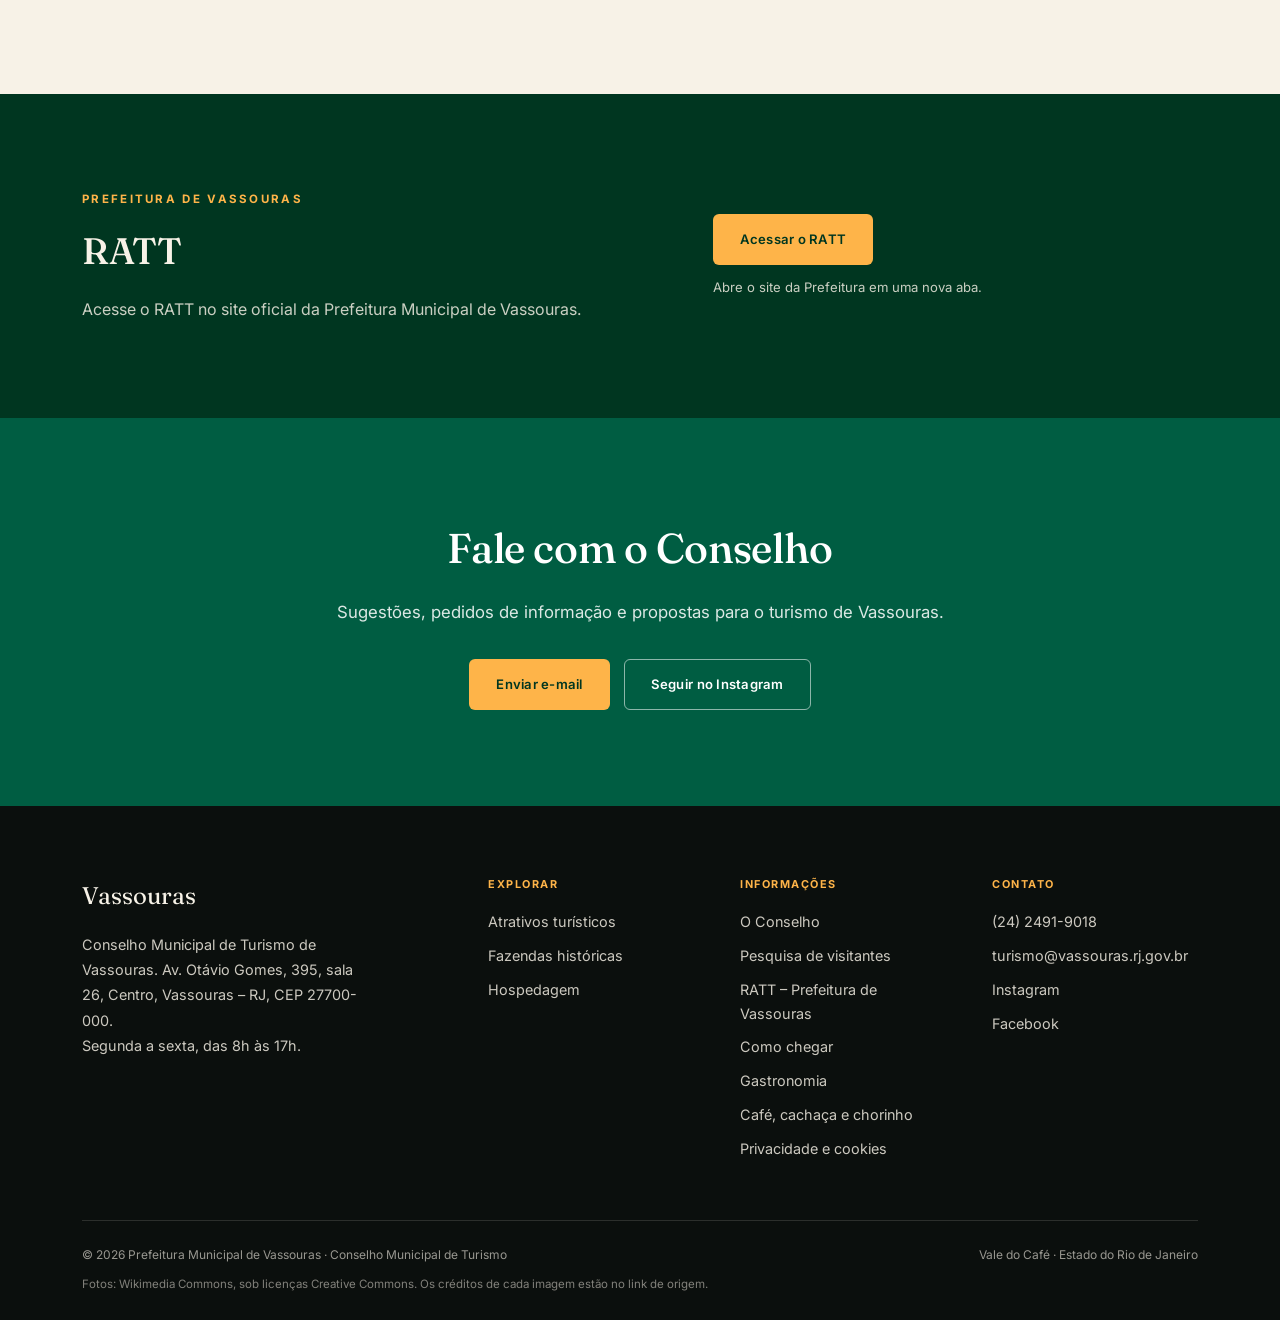
<file: conselho.html>
<!DOCTYPE html>
<html lang="pt-BR">
<head>
<meta charset="UTF-8">
<meta name="viewport" content="width=device-width, initial-scale=1.0">
<title>O Conselho | Vassouras</title>
<meta name="description" content="Composição, diretoria, leis, regimento e atas do Conselho Municipal de Turismo de Vassouras.">
<link rel="preconnect" href="https://fonts.googleapis.com">
<link rel="preconnect" href="https://fonts.gstatic.com" crossorigin>
<link href="https://fonts.googleapis.com/css2?family=Fraunces:opsz,wght@9..144,400..700&family=Inter:wght@400;500;600;700&display=swap" rel="stylesheet">
<link rel="stylesheet" href="styles.css">
</head>
<body>
<div class="topbar">
  <div class="wrap">
    <div class="contato">
      <span>Conselho Municipal de Turismo de Vassouras</span>
      <a href="tel:+552424919018">(24) 2491-9018</a>
      <a href="mailto:turismo@vassouras.rj.gov.br">turismo@vassouras.rj.gov.br</a>
    </div>
    <div class="social">
      <a href="https://turismo-vassourass-delta.vercel.app" data-pesquisa="">Responda a pesquisa</a>
      <a href="https://www.vassouras.rj.gov.br/ratt/" target="_blank" rel="noopener">RATT</a>
      <a href="https://www.instagram.com/visitevassouras/" target="_blank" rel="noopener">Instagram</a>
      <a href="https://www.facebook.com/visitevassourasof" target="_blank" rel="noopener">Facebook</a>
    </div>
  </div>
</div>
<header class="site">
  <div class="wrap">
    <a href="index.html" class="brand">
      <span>
        <span class="nome">Vassouras</span>
        <span class="sub">Cidade Histórica, Turística &amp; Universitária</span>
      </span>
    </a>
    <nav class="principal" id="navPrincipal">
      <ul>
        <li><a href="index.html">Início</a></li>
<li><a href="conselho.html" class="ativo">O Conselho</a></li>
<li><a href="atrativos.html">Atrativos</a></li>
<li><a href="fazendas.html">Fazendas</a></li>
<li><a href="cafe.html">Café & Chorinho</a></li>
<li><a href="gastronomia.html">Gastronomia</a></li>
<li><a href="hospedagem.html">Hospedagem</a></li>
<li><a href="como-chegar.html">Como chegar</a></li>

      </ul>
    </nav>
    <button class="nav-toggle" id="navToggle" aria-label="Abrir menu"><span></span><span></span><span></span></button>
  </div>
</header>
<div class="hero-photo hero-interna" style="background-image:url('https://commons.wikimedia.org/wiki/Special:FilePath/C%C3%A2mara%20Municipal%20de%20Vassouras.JPG');" role="img" aria-label="Câmara Municipal de Vassouras"></div>
<section class="hero-content">
  <div class="wrap">
    <span class="eyebrow">Conselho Municipal de Turismo</span>
    <h1>O Conselho</h1>
    <p class="lede">O Conselho Municipal de Turismo reúne o setor turístico e o poder público para planejar, acompanhar e propor ações para o turismo de Vassouras.</p>
    <div class="hero-cta">
      <a href="#composicao" class="btn btn-solid">Ver conselheiros</a>
      <a href="#documentos" class="btn btn-ghost">Atas, leis e documentos</a>
    </div>
  </div>
</section>

<section id="composicao">
  <div class="wrap">
    <div class="section-head">
      <h2>Composição</h2>
      <p>O Conselho tem composição paritária: metade das cadeiras é do trade turístico e metade do poder público. Composição atual conforme o Decreto nº 6.240, de 20 de julho de 2026.</p>
    </div>
    <div class="conselho-resumo">
      <div><b>18</b><span>conselheiros titulares, cada um com seu suplente</span></div>
      <div><b>9</b><span>representantes da iniciativa privada — hospedagem, gastronomia, agências, guias, museus, fazendas e entidades do setor</span></div>
      <div><b>9</b><span>representantes do poder público, dos quais 3 da Secretaria de Turismo</span></div>
    </div>
    <div id="diretoria"></div>
    <div id="membros"><p class="vazio">Carregando a composição do Conselho…</p></div>
  </div>
</section>

<section id="documentos" style="padding-top:0">
  <div class="wrap">
    <div class="section-head">
      <h2>Atas, leis e documentos</h2>
      <p>Documentos oficiais do Conselho, para consulta pública.</p>
    </div>
    <div class="docs-grid">
      <div>
        <h3 class="membros-titulo">Atas das reuniões</h3>
        <div class="docs" id="docs-ata"></div>
        <h3 class="membros-titulo" style="margin-top:40px">Deliberações e resoluções</h3>
        <div class="docs" id="docs-deliberacao"></div>
      </div>
      <div>
        <h3 class="membros-titulo">Leis e decretos</h3>
        <div class="docs" id="docs-lei"></div>
        <h3 class="membros-titulo" style="margin-top:40px">Regimento interno</h3>
        <div class="docs" id="docs-regimento"></div>
        <h3 class="membros-titulo" style="margin-top:40px">Apresentações das reuniões</h3>
        <div class="docs" id="docs-apresentacao"></div>
        <h3 class="membros-titulo" style="margin-top:40px">Outros documentos</h3>
        <div class="docs" id="docs-outro"></div>
      </div>
    </div>
  </div>
</section>

<section class="ratt-cta">
  <div class="wrap">
    <div>
      <span class="eyebrow">Prefeitura de Vassouras</span>
      <h2>RATT</h2>
      <p>Acesse o RATT no site oficial da Prefeitura Municipal de Vassouras.</p>
    </div>
    <div class="acoes">
      <a href="https://www.vassouras.rj.gov.br/ratt/" target="_blank" rel="noopener" class="btn btn-solid">Acessar o RATT</a>
      <small>Abre o site da Prefeitura em uma nova aba.</small>
    </div>
  </div>
</section>

<section class="cta-final">
  <div class="wrap">
    <h2>Fale com o Conselho</h2>
    <p>Sugestões, pedidos de informação e propostas para o turismo de Vassouras.</p>
    <div class="hero-cta">
      <a href="mailto:turismo@vassouras.rj.gov.br" class="btn btn-solid">Enviar e-mail</a>
      <a href="https://www.instagram.com/visitevassouras/" target="_blank" rel="noopener" class="btn btn-ghost">Seguir no Instagram</a>
    </div>
  </div>
</section>
<footer class="site">
  <div class="wrap">
    <div class="foot-grid">
      <div>
        <div class="foot-brand">
          <span class="nome">Vassouras</span>
        </div>
        <p>Conselho Municipal de Turismo de Vassouras. Av. Otávio Gomes, 395, sala 26, Centro, Vassouras – RJ, CEP 27700-000.</p>
        <p>Segunda a sexta, das 8h às 17h.</p>
      </div>
      <div class="foot-col">
        <h5>Explorar</h5>
        <a href="atrativos.html">Atrativos turísticos</a>
        <a href="fazendas.html">Fazendas históricas</a>
        <a href="hospedagem.html">Hospedagem</a>
      </div>
      <div class="foot-col">
        <h5>Informações</h5>
        <a href="conselho.html">O Conselho</a>
        <a href="https://turismo-vassourass-delta.vercel.app" data-pesquisa="">Pesquisa de visitantes</a>
        <a href="https://www.vassouras.rj.gov.br/ratt/" target="_blank" rel="noopener">RATT – Prefeitura de Vassouras</a>
        <a href="como-chegar.html">Como chegar</a>
        <a href="gastronomia.html">Gastronomia</a>
        <a href="cafe.html">Café, cachaça e chorinho</a>
        <a href="privacidade.html">Privacidade e cookies</a>
      </div>
      <div class="foot-col">
        <h5>Contato</h5>
        <a href="tel:+552424919018">(24) 2491-9018</a>
        <a href="mailto:turismo@vassouras.rj.gov.br">turismo@vassouras.rj.gov.br</a>
        <a href="https://www.instagram.com/visitevassouras/" target="_blank" rel="noopener">Instagram</a>
        <a href="https://www.facebook.com/visitevassourasof" target="_blank" rel="noopener">Facebook</a>
      </div>
    </div>
    <div class="foot-bottom">
      <span>© 2026 Prefeitura Municipal de Vassouras · Conselho Municipal de Turismo</span>
      <span>Vale do Café · Estado do Rio de Janeiro</span>
    </div>
    <p class="creditos">Fotos: Wikimedia Commons, sob licenças Creative Commons. Os créditos de cada imagem estão no link de origem.</p>
  </div>
</footer>
<script>
  const toggle = document.getElementById('navToggle');
  const nav = document.getElementById('navPrincipal');
  if(toggle){
    toggle.addEventListener('click', () => nav.classList.toggle('aberto'));
    nav.querySelectorAll('a').forEach(a => a.addEventListener('click', () => nav.classList.remove('aberto')));
  }
</script>
<script src="config.js"></script>
<script src="conselho-dados.js"></script>
<script>
(function () {
  var cfg = window.VASSOURAS_CONFIG || {};
  var reserva = window.CONSELHO || { membros: [], documentos: [] };
  var ORDEM_CARGO = ["Presidente", "Vice-Presidente", "1º Secretário", "1ª Secretária", "2º Secretário", "2ª Secretária"];
  function esc(t){return String(t==null?"":t).replace(/[&<>"']/g,function(c){return{"&":"&amp;","<":"&lt;",">":"&gt;",'"':"&quot;","'":"&#39;"}[c];});}
  function linkSeguro(u){u=String(u||"");return /^(https?:\/\/|docs\/)/i.test(u)?u:"#";}
  function iniciais(n){return String(n||"").split(/\s+/).filter(function(p){return p.length>2;}).slice(0,2).map(function(p){return p[0];}).join("").toUpperCase();}
  function dataBR(iso){return iso?String(iso).slice(0,10).split("-").reverse().join("/"):"";}

  function cartao(m, destaque){
    var retrato = m.foto_url ? '<img src="'+esc(linkSeguro(m.foto_url))+'" alt="Foto de '+esc(m.nome)+'" loading="lazy">' : '<span aria-hidden="true">'+esc(iniciais(m.nome))+'</span>';
    var linhas = destaque ? [m.representa] : [m.cargo, m.representa];
    return '<div class="membro"><div class="retrato">'+retrato+'</div>'+(destaque?'<span class="cargo">'+esc(m.cargo)+'</span>':'')+'<h4>'+esc(m.nome)+'</h4><p>'+linhas.filter(Boolean).map(esc).join("<br>")+'</p></div>';
  }
  function grupo(lista, seg, titulo){
    var l = lista.filter(function(m){return m.segmento===seg;});
    var tit = l.filter(function(m){return m.tipo!=="Suplente";});
    var sup = l.filter(function(m){return m.tipo==="Suplente";});
    if(!l.length) return "";
    return '<h3 class="membros-titulo">'+titulo+'</h3>' +
      (tit.length ? '<div class="membros">'+tit.map(function(m){return cartao(m);}).join("")+'</div>' : '') +
      (sup.length ? '<h4 class="suplentes-titulo">Suplentes</h4><ul class="suplentes">'+sup.map(function(m){return '<li><b>'+esc(m.nome)+'</b><span>'+esc(m.representa||"")+'</span></li>';}).join("")+'</ul>' : '');
  }
  function desenharMembros(lista){
    var dir = lista.filter(function(m){return m.cargo;}).sort(function(a,b){return ORDEM_CARGO.indexOf(a.cargo)-ORDEM_CARGO.indexOf(b.cargo);});
    document.getElementById("diretoria").innerHTML = dir.length ? '<h3 class="membros-titulo">Diretoria 2025–2027</h3><div class="membros membros-diretoria">'+dir.map(function(m){return cartao(m,true);}).join("")+'</div>' : "";
    var html = grupo(lista,"trade","Iniciativa privada") + grupo(lista,"governo","Poder público");
    document.getElementById("membros").innerHTML = html || '<p class="vazio" style="margin-bottom:48px">A lista de conselheiros será publicada em breve.</p>';
  }
  function desenharDocs(lista){
    ["ata","deliberacao","lei","regimento","apresentacao","outro"].forEach(function(tipo){
      var el = document.getElementById("docs-"+tipo);
      var itens = lista.filter(function(d){return tipo==="lei" ? (d.tipo==="lei"||d.tipo==="decreto") : d.tipo===tipo;})
        .sort(function(a,b){return String(b.data||"").localeCompare(String(a.data||""));});
      if(!itens.length){el.innerHTML='<p class="vazio" style="border:0">Documentos em breve.</p>';return;}
      el.innerHTML = itens.map(function(x){
        return '<div class="doc"><div><a href="'+esc(linkSeguro(x.url))+'" target="_blank" rel="noopener">'+esc(x.titulo)+'</a>'+(x.observacao?'<small>'+esc(x.observacao)+'</small>':'')+'</div><span class="meta">'+(dataBR(x.data)||"—")+'</span></div>';
      }).join("");
    });
  }
  function usarReserva(){ desenharMembros(reserva.membros||[]); desenharDocs(reserva.documentos||[]); }

  if(!cfg.supabaseUrl || !cfg.supabaseAnonKey){ usarReserva(); return; }
  var base = cfg.supabaseUrl.replace(/\/$/,"") + "/rest/v1/";
  var h = { headers: { apikey: cfg.supabaseAnonKey, Authorization: "Bearer " + cfg.supabaseAnonKey } };
  function pegar(q){ return fetch(base+q, h).then(function(r){ return r.ok ? r.json() : Promise.reject(r.status); }); }
  Promise.all([
    pegar("conselho_membros?select=nome,segmento,representa,tipo,cargo,foto_url,ordem&order=ordem,nome"),
    pegar("conselho_documentos?select=tipo,titulo,data,url,observacao&order=data.desc.nullslast")
  ]).then(function(r){
    desenharMembros(r[0].length ? r[0] : reserva.membros||[]);
    desenharDocs(r[1].length ? r[1] : reserva.documentos||[]);
  }).catch(usarReserva);
})();
</script>
<script src="site.js"></script>
</body>
</html>
</file>
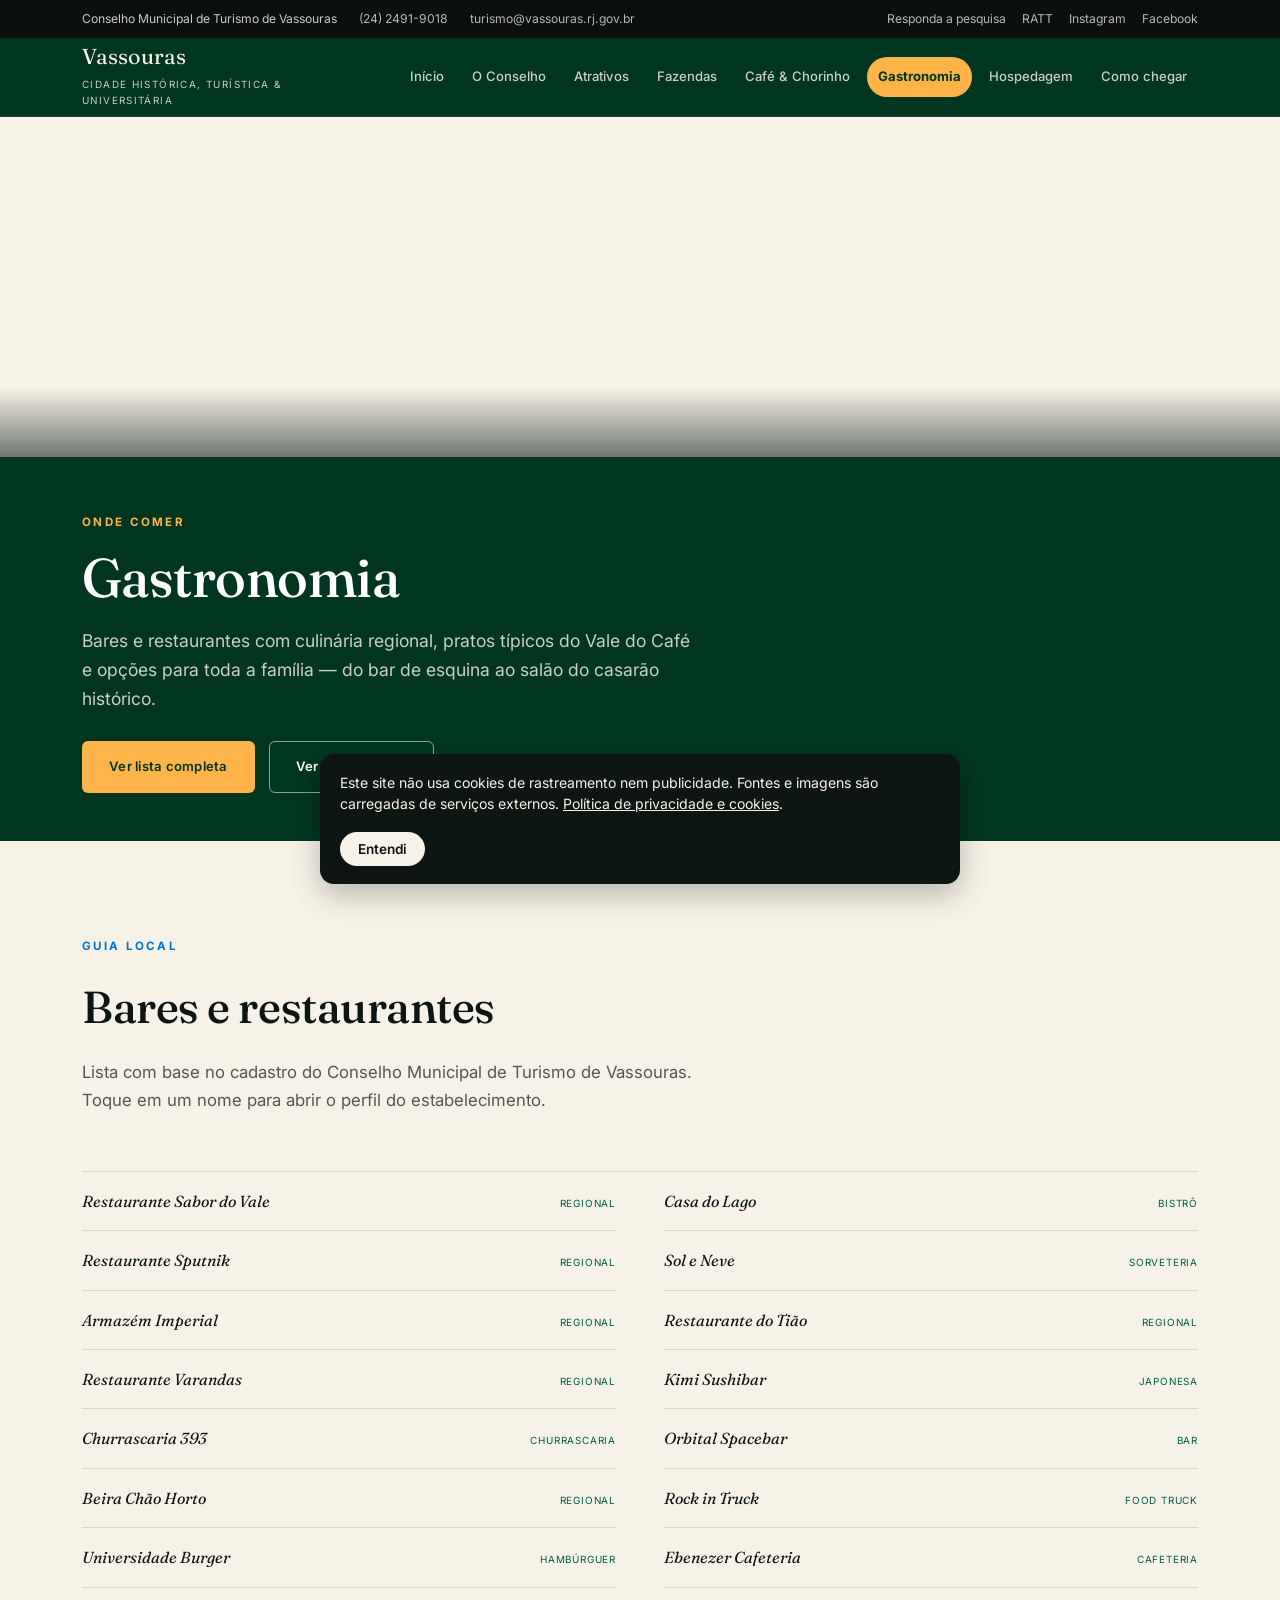
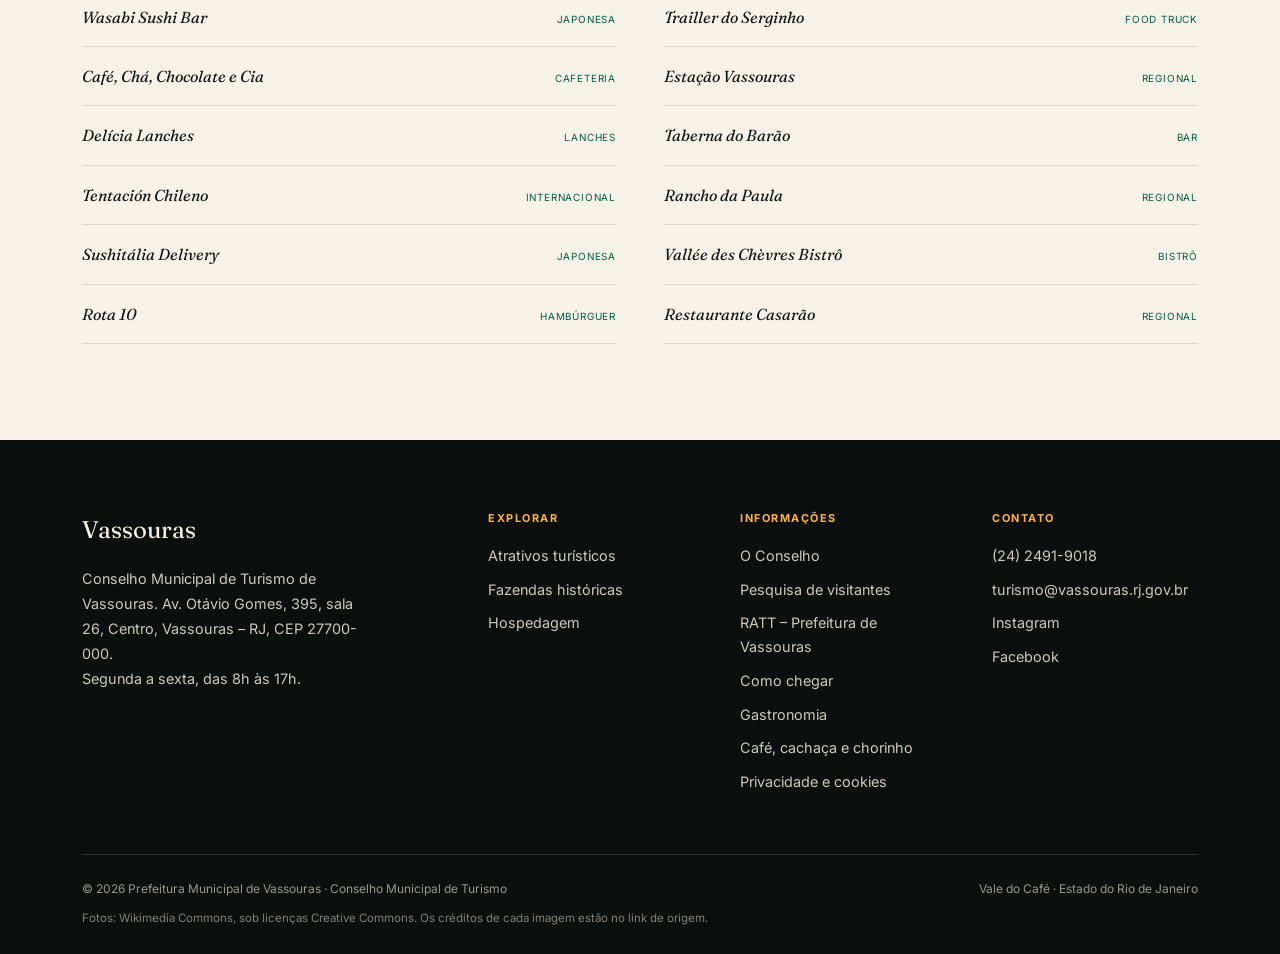
<file: gastronomia.html>
<!DOCTYPE html>
<html lang="pt-BR">
<head>
<meta charset="UTF-8">
<meta name="viewport" content="width=device-width, initial-scale=1.0">
<title>Gastronomia | Vassouras</title>
<meta name="description" content="Bares e restaurantes de Vassouras: culinária regional, pratos típicos do Vale do Café e opções para toda a família.">
<link rel="preconnect" href="https://fonts.googleapis.com">
<link rel="preconnect" href="https://fonts.gstatic.com" crossorigin>
<link href="https://fonts.googleapis.com/css2?family=Fraunces:opsz,wght@9..144,400..700&family=Inter:wght@400;500;600;700&display=swap" rel="stylesheet">
<link rel="stylesheet" href="styles.css">
</head>
<body>
<div class="topbar">
  <div class="wrap">
    <div class="contato">
      <span>Conselho Municipal de Turismo de Vassouras</span>
      <a href="tel:+552424919018">(24) 2491-9018</a>
      <a href="mailto:turismo@vassouras.rj.gov.br">turismo@vassouras.rj.gov.br</a>
    </div>
    <div class="social">
      <a href="https://turismo-vassourass-delta.vercel.app" data-pesquisa="">Responda a pesquisa</a>
      <a href="https://www.vassouras.rj.gov.br/ratt/" target="_blank" rel="noopener">RATT</a>
      <a href="https://www.instagram.com/visitevassouras/" target="_blank" rel="noopener">Instagram</a>
      <a href="https://www.facebook.com/visitevassourasof" target="_blank" rel="noopener">Facebook</a>
    </div>
  </div>
</div>
<header class="site">
  <div class="wrap">
    <a href="index.html" class="brand">
      <span>
        <span class="nome">Vassouras</span>
        <span class="sub">Cidade Histórica, Turística &amp; Universitária</span>
      </span>
    </a>
    <nav class="principal" id="navPrincipal">
      <ul>
        <li><a href="index.html">Início</a></li>
<li><a href="conselho.html">O Conselho</a></li>
<li><a href="atrativos.html">Atrativos</a></li>
<li><a href="fazendas.html">Fazendas</a></li>
<li><a href="cafe.html">Café & Chorinho</a></li>
<li><a href="gastronomia.html" class="ativo">Gastronomia</a></li>
<li><a href="hospedagem.html">Hospedagem</a></li>
<li><a href="como-chegar.html">Como chegar</a></li>

      </ul>
    </nav>
    <button class="nav-toggle" id="navToggle" aria-label="Abrir menu"><span></span><span></span><span></span></button>
  </div>
</header>
<div class="hero-photo hero-interna" style="background-image:url('https://commons.wikimedia.org/wiki/Special:FilePath/Prato%20com%20arroz%20e%20feij%C3%A3o%2C%20frango%20grelhado%2C%20batata%20frita%2C%20salada%20e%20ovo%20frito%20como%20adicionais.jpg');" role="img" aria-label="Gastronomia"></div>
<section class="hero-content">
  <div class="wrap">
    <span class="eyebrow">Onde comer</span>
    <h1>Gastronomia</h1>
    <p class="lede">Bares e restaurantes com culinária regional, pratos típicos do Vale do Café e opções para toda a família — do bar de esquina ao salão do casarão histórico.</p>
    <div class="hero-cta">
      <a href="#lista" class="btn btn-solid">Ver lista completa</a>
      <a href="hospedagem.html" class="btn btn-ghost">Ver hospedagem</a>
    </div>
  </div>
</section>

<section id="lista">
  <div class="wrap">
    <div class="section-head">
      <span class="eyebrow">Guia local</span>
      <h2>Bares e restaurantes</h2>
      <p>Lista com base no cadastro do Conselho Municipal de Turismo de Vassouras. Toque em um nome para abrir o perfil do estabelecimento.</p>
    </div>
    <div class="ledger">
      <div class="ledger-item"><a class="nome" href="https://www.instagram.com/rest_sardovale/" target="_blank" rel="noopener">Restaurante Sabor do Vale</a><span class="tag">Regional</span></div>
<div class="ledger-item"><a class="nome" href="https://www.instagram.com/restaurantesputnikvassouras/" target="_blank" rel="noopener">Restaurante Sputnik</a><span class="tag">Regional</span></div>
<div class="ledger-item"><a class="nome" href="https://www.instagram.com/armazemimperial/?hl=pt-br" target="_blank" rel="noopener">Armazém Imperial</a><span class="tag">Regional</span></div>
<div class="ledger-item"><a class="nome" href="https://www.instagram.com/restaurantevarandas_/?hl=pt-br" target="_blank" rel="noopener">Restaurante Varandas</a><span class="tag">Regional</span></div>
<div class="ledger-item"><a class="nome" href="https://www.facebook.com/churrascaria393oficial/?ref=page_internal" target="_blank" rel="noopener">Churrascaria 393</a><span class="tag">Churrascaria</span></div>
<div class="ledger-item"><a class="nome" href="https://www.facebook.com/Restaurantebeirachao/" target="_blank" rel="noopener">Beira Chão Horto</a><span class="tag">Regional</span></div>
<div class="ledger-item"><a class="nome" href="https://www.facebook.com/universidade.burger/" target="_blank" rel="noopener">Universidade Burger</a><span class="tag">Hambúrguer</span></div>
<div class="ledger-item"><a class="nome" href="https://www.facebook.com/wasabivassouras" target="_blank" rel="noopener">Wasabi Sushi Bar</a><span class="tag">Japonesa</span></div>
<div class="ledger-item"><a class="nome" href="https://www.instagram.com/cafechachocolateecia/" target="_blank" rel="noopener">Café, Chá, Chocolate e Cia</a><span class="tag">Cafeteria</span></div>
<div class="ledger-item"><a class="nome" href="https://www.instagram.com/delicias.vassouras/" target="_blank" rel="noopener">Delícia Lanches</a><span class="tag">Lanches</span></div>
<div class="ledger-item"><a class="nome" href="https://restaurantguru.com.br/Tentacion-Vassouras" target="_blank" rel="noopener">Tentación Chileno</a><span class="tag">Internacional</span></div>
<div class="ledger-item"><a class="nome" href="https://www.facebook.com/sushitaliadelivery/?ref=py_c" target="_blank" rel="noopener">Sushitália Delivery</a><span class="tag">Japonesa</span></div>
<div class="ledger-item"><a class="nome" href="https://www.facebook.com/rota10hamburgueria/" target="_blank" rel="noopener">Rota 10</a><span class="tag">Hambúrguer</span></div>
<div class="ledger-item"><a class="nome" href="https://www.instagram.com/casadolagobistro/" target="_blank" rel="noopener">Casa do Lago</a><span class="tag">Bistrô</span></div>
<div class="ledger-item"><a class="nome" href="https://www.instagram.com/solenevevassouras/" target="_blank" rel="noopener">Sol e Neve</a><span class="tag">Sorveteria</span></div>
<div class="ledger-item"><a class="nome" href="https://www.facebook.com/pages/Bar-e-Restaurante-Do-Ti%C3%A3o/987826597966066" target="_blank" rel="noopener">Restaurante do Tião</a><span class="tag">Regional</span></div>
<div class="ledger-item"><a class="nome" href="https://www.instagram.com/kimisushibar/" target="_blank" rel="noopener">Kimi Sushibar</a><span class="tag">Japonesa</span></div>
<div class="ledger-item"><a class="nome" href="https://www.instagram.com/orbitalspacebar/" target="_blank" rel="noopener">Orbital Spacebar</a><span class="tag">Bar</span></div>
<div class="ledger-item"><a class="nome" href="https://www.facebook.com/rockintruck" target="_blank" rel="noopener">Rock in Truck</a><span class="tag">Food Truck</span></div>
<div class="ledger-item"><a class="nome" href="https://www.instagram.com/ebenezercafeteria21/" target="_blank" rel="noopener">Ebenezer Cafeteria</a><span class="tag">Cafeteria</span></div>
<div class="ledger-item"><a class="nome" href="https://www.facebook.com/traillerdoserginhovassouras/" target="_blank" rel="noopener">Trailler do Serginho</a><span class="tag">Food Truck</span></div>
<div class="ledger-item"><a class="nome" href="https://www.instagram.com/estacaovassouras/" target="_blank" rel="noopener">Estação Vassouras</a><span class="tag">Regional</span></div>
<div class="ledger-item"><a class="nome" href="https://www.instagram.com/tabernadobaraovassouras/" target="_blank" rel="noopener">Taberna do Barão</a><span class="tag">Bar</span></div>
<div class="ledger-item"><a class="nome" href="https://www.instagram.com/rancho.da.paula/" target="_blank" rel="noopener">Rancho da Paula</a><span class="tag">Regional</span></div>
<div class="ledger-item"><a class="nome" href="https://www.instagram.com/valleedeschevres/" target="_blank" rel="noopener">Vallée des Chèvres Bistrô</a><span class="tag">Bistrô</span></div>
<div class="ledger-item"><a class="nome" href="https://www.instagram.com/casaraovassouras/" target="_blank" rel="noopener">Restaurante Casarão</a><span class="tag">Regional</span></div>

    </div>
  </div>
</section>
<footer class="site">
  <div class="wrap">
    <div class="foot-grid">
      <div>
        <div class="foot-brand">
          <span class="nome">Vassouras</span>
        </div>
        <p>Conselho Municipal de Turismo de Vassouras. Av. Otávio Gomes, 395, sala 26, Centro, Vassouras – RJ, CEP 27700-000.</p>
        <p>Segunda a sexta, das 8h às 17h.</p>
      </div>
      <div class="foot-col">
        <h5>Explorar</h5>
        <a href="atrativos.html">Atrativos turísticos</a>
        <a href="fazendas.html">Fazendas históricas</a>
        <a href="hospedagem.html">Hospedagem</a>
      </div>
      <div class="foot-col">
        <h5>Informações</h5>
        <a href="conselho.html">O Conselho</a>
        <a href="https://turismo-vassourass-delta.vercel.app" data-pesquisa="">Pesquisa de visitantes</a>
        <a href="https://www.vassouras.rj.gov.br/ratt/" target="_blank" rel="noopener">RATT – Prefeitura de Vassouras</a>
        <a href="como-chegar.html">Como chegar</a>
        <a href="gastronomia.html">Gastronomia</a>
        <a href="cafe.html">Café, cachaça e chorinho</a>
        <a href="privacidade.html">Privacidade e cookies</a>
      </div>
      <div class="foot-col">
        <h5>Contato</h5>
        <a href="tel:+552424919018">(24) 2491-9018</a>
        <a href="mailto:turismo@vassouras.rj.gov.br">turismo@vassouras.rj.gov.br</a>
        <a href="https://www.instagram.com/visitevassouras/" target="_blank" rel="noopener">Instagram</a>
        <a href="https://www.facebook.com/visitevassourasof" target="_blank" rel="noopener">Facebook</a>
      </div>
    </div>
    <div class="foot-bottom">
      <span>© 2026 Prefeitura Municipal de Vassouras · Conselho Municipal de Turismo</span>
      <span>Vale do Café · Estado do Rio de Janeiro</span>
    </div>
    <p class="creditos">Fotos: Wikimedia Commons, sob licenças Creative Commons. Os créditos de cada imagem estão no link de origem.</p>
  </div>
</footer>
<script>
  const toggle = document.getElementById('navToggle');
  const nav = document.getElementById('navPrincipal');
  if(toggle){
    toggle.addEventListener('click', () => nav.classList.toggle('aberto'));
    nav.querySelectorAll('a').forEach(a => a.addEventListener('click', () => nav.classList.remove('aberto')));
  }
</script>
<script src="config.js"></script>
<script src="site.js"></script>
</body>
</html>
</file>
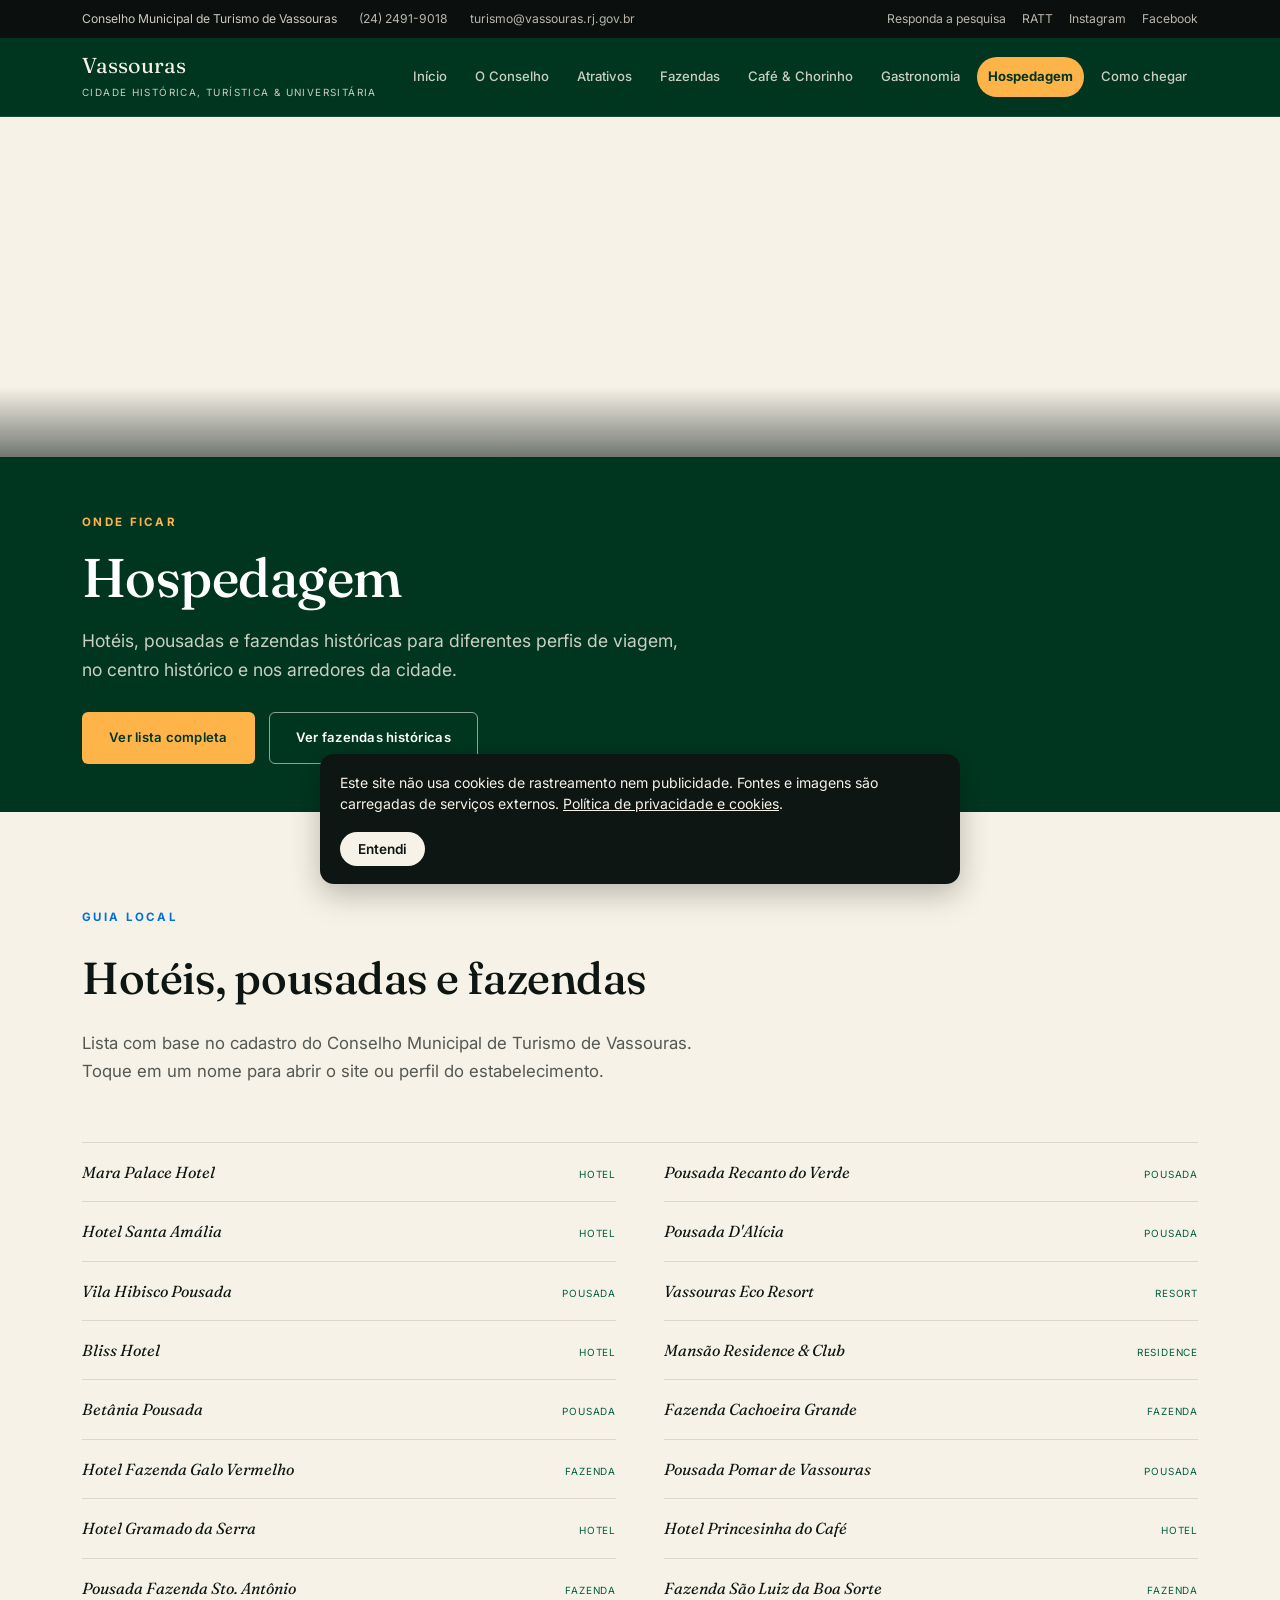
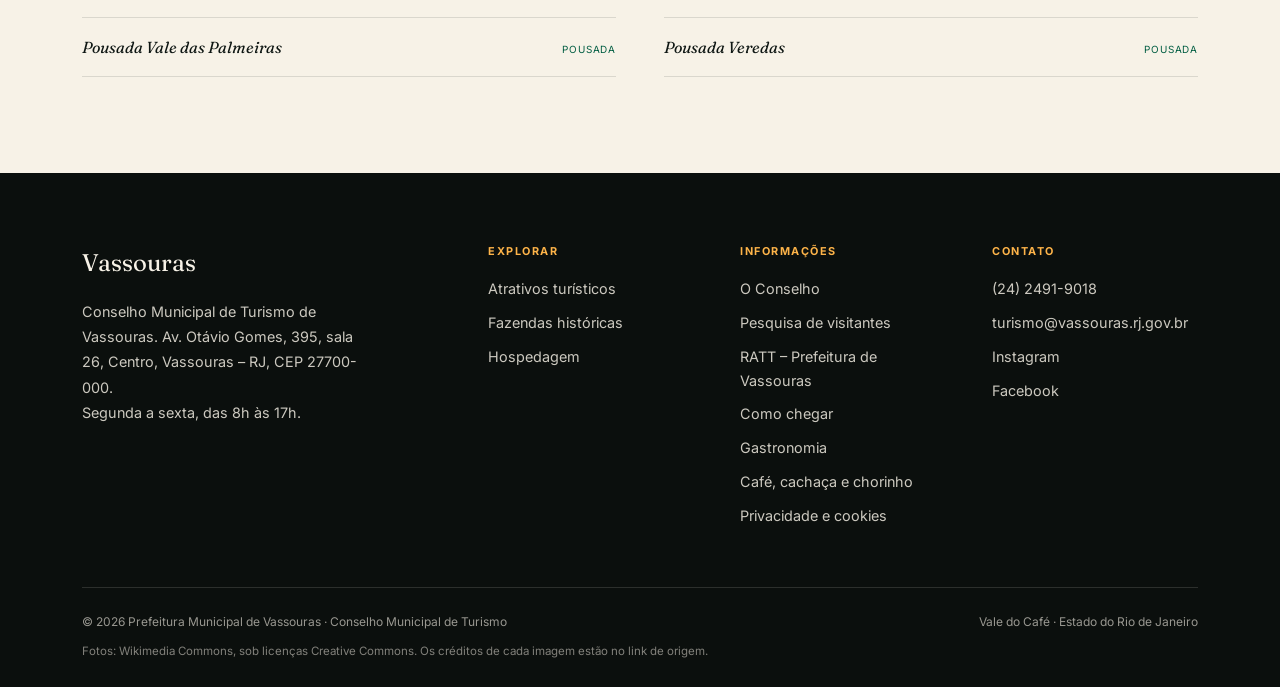
<file: hospedagem.html>
<!DOCTYPE html>
<html lang="pt-BR">
<head>
<meta charset="UTF-8">
<meta name="viewport" content="width=device-width, initial-scale=1.0">
<title>Hospedagem | Vassouras</title>
<meta name="description" content="Hotéis, pousadas e fazendas históricas para se hospedar em Vassouras, no centro histórico ou nos arredores da cidade.">
<link rel="preconnect" href="https://fonts.googleapis.com">
<link rel="preconnect" href="https://fonts.gstatic.com" crossorigin>
<link href="https://fonts.googleapis.com/css2?family=Fraunces:opsz,wght@9..144,400..700&family=Inter:wght@400;500;600;700&display=swap" rel="stylesheet">
<link rel="stylesheet" href="styles.css">
</head>
<body>
<div class="topbar">
  <div class="wrap">
    <div class="contato">
      <span>Conselho Municipal de Turismo de Vassouras</span>
      <a href="tel:+552424919018">(24) 2491-9018</a>
      <a href="mailto:turismo@vassouras.rj.gov.br">turismo@vassouras.rj.gov.br</a>
    </div>
    <div class="social">
      <a href="https://turismo-vassourass-delta.vercel.app" data-pesquisa="">Responda a pesquisa</a>
      <a href="https://www.vassouras.rj.gov.br/ratt/" target="_blank" rel="noopener">RATT</a>
      <a href="https://www.instagram.com/visitevassouras/" target="_blank" rel="noopener">Instagram</a>
      <a href="https://www.facebook.com/visitevassourasof" target="_blank" rel="noopener">Facebook</a>
    </div>
  </div>
</div>
<header class="site">
  <div class="wrap">
    <a href="index.html" class="brand">
      <span>
        <span class="nome">Vassouras</span>
        <span class="sub">Cidade Histórica, Turística &amp; Universitária</span>
      </span>
    </a>
    <nav class="principal" id="navPrincipal">
      <ul>
        <li><a href="index.html">Início</a></li>
<li><a href="conselho.html">O Conselho</a></li>
<li><a href="atrativos.html">Atrativos</a></li>
<li><a href="fazendas.html">Fazendas</a></li>
<li><a href="cafe.html">Café & Chorinho</a></li>
<li><a href="gastronomia.html">Gastronomia</a></li>
<li><a href="hospedagem.html" class="ativo">Hospedagem</a></li>
<li><a href="como-chegar.html">Como chegar</a></li>

      </ul>
    </nav>
    <button class="nav-toggle" id="navToggle" aria-label="Abrir menu"><span></span><span></span><span></span></button>
  </div>
</header>
<div class="hero-photo hero-interna" style="background-image:url('https://commons.wikimedia.org/wiki/Special:FilePath/Pousada%20Fazenda%20S%C3%A3o%20Benedito.jpg');" role="img" aria-label="Hospedagem"></div>
<section class="hero-content">
  <div class="wrap">
    <span class="eyebrow">Onde ficar</span>
    <h1>Hospedagem</h1>
    <p class="lede">Hotéis, pousadas e fazendas históricas para diferentes perfis de viagem, no centro histórico e nos arredores da cidade.</p>
    <div class="hero-cta">
      <a href="#lista" class="btn btn-solid">Ver lista completa</a>
      <a href="fazendas.html" class="btn btn-ghost">Ver fazendas históricas</a>
    </div>
  </div>
</section>

<section id="lista">
  <div class="wrap">
    <div class="section-head">
      <span class="eyebrow">Guia local</span>
      <h2>Hotéis, pousadas e fazendas</h2>
      <p>Lista com base no cadastro do Conselho Municipal de Turismo de Vassouras. Toque em um nome para abrir o site ou perfil do estabelecimento.</p>
    </div>
    <div class="ledger" id="dinamico-hospedagem">
      <div class="ledger-item"><a class="nome" href="https://www.marapalace.com.br/" target="_blank" rel="noopener">Mara Palace Hotel</a><span class="tag">Hotel</span></div>
<div class="ledger-item"><a class="nome" href="https://www.hotelsantaamalia.com/" target="_blank" rel="noopener">Hotel Santa Amália</a><span class="tag">Hotel</span></div>
<div class="ledger-item"><a class="nome" href="https://www.vilahibisco.com.br/" target="_blank" rel="noopener">Vila Hibisco Pousada</a><span class="tag">Pousada</span></div>
<div class="ledger-item"><a class="nome" href="https://www.blisshotelvaledocafe.com.br/" target="_blank" rel="noopener">Bliss Hotel</a><span class="tag">Hotel</span></div>
<div class="ledger-item"><a class="nome" href="https://www.betaniaceo.com.br/" target="_blank" rel="noopener">Betânia Pousada</a><span class="tag">Pousada</span></div>
<div class="ledger-item"><a class="nome" href="https://www.hotelfazendagalovermelho.com.br/" target="_blank" rel="noopener">Hotel Fazenda Galo Vermelho</a><span class="tag">Fazenda</span></div>
<div class="ledger-item"><a class="nome" href="https://www.hotelgramado.com.br/hotel.php" target="_blank" rel="noopener">Hotel Gramado da Serra</a><span class="tag">Hotel</span></div>
<div class="ledger-item"><a class="nome" href="https://www.facebook.com/pescavassouras/?rf=354848967949100" target="_blank" rel="noopener">Pousada Fazenda Sto. Antônio</a><span class="tag">Fazenda</span></div>
<div class="ledger-item"><a class="nome" href="https://www.pousadavaledaspalmeiras.com.br/" target="_blank" rel="noopener">Pousada Vale das Palmeiras</a><span class="tag">Pousada</span></div>
<div class="ledger-item"><a class="nome" href="https://www.facebook.com/Pousada-Recanto-Verde-Vassouras-Rj-268187113376131/" target="_blank" rel="noopener">Pousada Recanto do Verde</a><span class="tag">Pousada</span></div>
<div class="ledger-item"><a class="nome" href="https://www.instagram.com/pousada_restaurante_dalicia/" target="_blank" rel="noopener">Pousada D'Alícia</a><span class="tag">Pousada</span></div>
<div class="ledger-item"><a class="nome" href="https://www.vassourasecoresort.com.br/" target="_blank" rel="noopener">Vassouras Eco Resort</a><span class="tag">Resort</span></div>
<div class="ledger-item"><a class="nome" href="https://www.facebook.com/mansaoresidence" target="_blank" rel="noopener">Mansão Residence & Club</a><span class="tag">Residence</span></div>
<div class="ledger-item"><a class="nome" href="https://www.instagram.com/fazendacachoeiragranderj/" target="_blank" rel="noopener">Fazenda Cachoeira Grande</a><span class="tag">Fazenda</span></div>
<div class="ledger-item"><a class="nome" href="https://www.instagram.com/pousadapomardevassouras/" target="_blank" rel="noopener">Pousada Pomar de Vassouras</a><span class="tag">Pousada</span></div>
<div class="ledger-item"><a class="nome" href="https://www.instagram.com/hotelprincesinhadocafe/" target="_blank" rel="noopener">Hotel Princesinha do Café</a><span class="tag">Hotel</span></div>
<div class="ledger-item"><a class="nome" href="https://fazendasaoluizdaboasorte.com.br/suites/" target="_blank" rel="noopener">Fazenda São Luiz da Boa Sorte</a><span class="tag">Fazenda</span></div>
<div class="ledger-item"><a class="nome" href="https://www.facebook.com/pousadaveredas/" target="_blank" rel="noopener">Pousada Veredas</a><span class="tag">Pousada</span></div>

    </div>
  </div>
</section>
<footer class="site">
  <div class="wrap">
    <div class="foot-grid">
      <div>
        <div class="foot-brand">
          <span class="nome">Vassouras</span>
        </div>
        <p>Conselho Municipal de Turismo de Vassouras. Av. Otávio Gomes, 395, sala 26, Centro, Vassouras – RJ, CEP 27700-000.</p>
        <p>Segunda a sexta, das 8h às 17h.</p>
      </div>
      <div class="foot-col">
        <h5>Explorar</h5>
        <a href="atrativos.html">Atrativos turísticos</a>
        <a href="fazendas.html">Fazendas históricas</a>
        <a href="hospedagem.html">Hospedagem</a>
      </div>
      <div class="foot-col">
        <h5>Informações</h5>
        <a href="conselho.html">O Conselho</a>
        <a href="https://turismo-vassourass-delta.vercel.app" data-pesquisa="">Pesquisa de visitantes</a>
        <a href="https://www.vassouras.rj.gov.br/ratt/" target="_blank" rel="noopener">RATT – Prefeitura de Vassouras</a>
        <a href="como-chegar.html">Como chegar</a>
        <a href="gastronomia.html">Gastronomia</a>
        <a href="cafe.html">Café, cachaça e chorinho</a>
        <a href="privacidade.html">Privacidade e cookies</a>
      </div>
      <div class="foot-col">
        <h5>Contato</h5>
        <a href="tel:+552424919018">(24) 2491-9018</a>
        <a href="mailto:turismo@vassouras.rj.gov.br">turismo@vassouras.rj.gov.br</a>
        <a href="https://www.instagram.com/visitevassouras/" target="_blank" rel="noopener">Instagram</a>
        <a href="https://www.facebook.com/visitevassourasof" target="_blank" rel="noopener">Facebook</a>
      </div>
    </div>
    <div class="foot-bottom">
      <span>© 2026 Prefeitura Municipal de Vassouras · Conselho Municipal de Turismo</span>
      <span>Vale do Café · Estado do Rio de Janeiro</span>
    </div>
    <p class="creditos">Fotos: Wikimedia Commons, sob licenças Creative Commons. Os créditos de cada imagem estão no link de origem.</p>
  </div>
</footer>
<script>
  const toggle = document.getElementById('navToggle');
  const nav = document.getElementById('navPrincipal');
  if(toggle){
    toggle.addEventListener('click', () => nav.classList.toggle('aberto'));
    nav.querySelectorAll('a').forEach(a => a.addEventListener('click', () => nav.classList.remove('aberto')));
  }
</script>
<script src="config.js"></script>
<script src="site.js"></script>
</body>
</html>
</file>
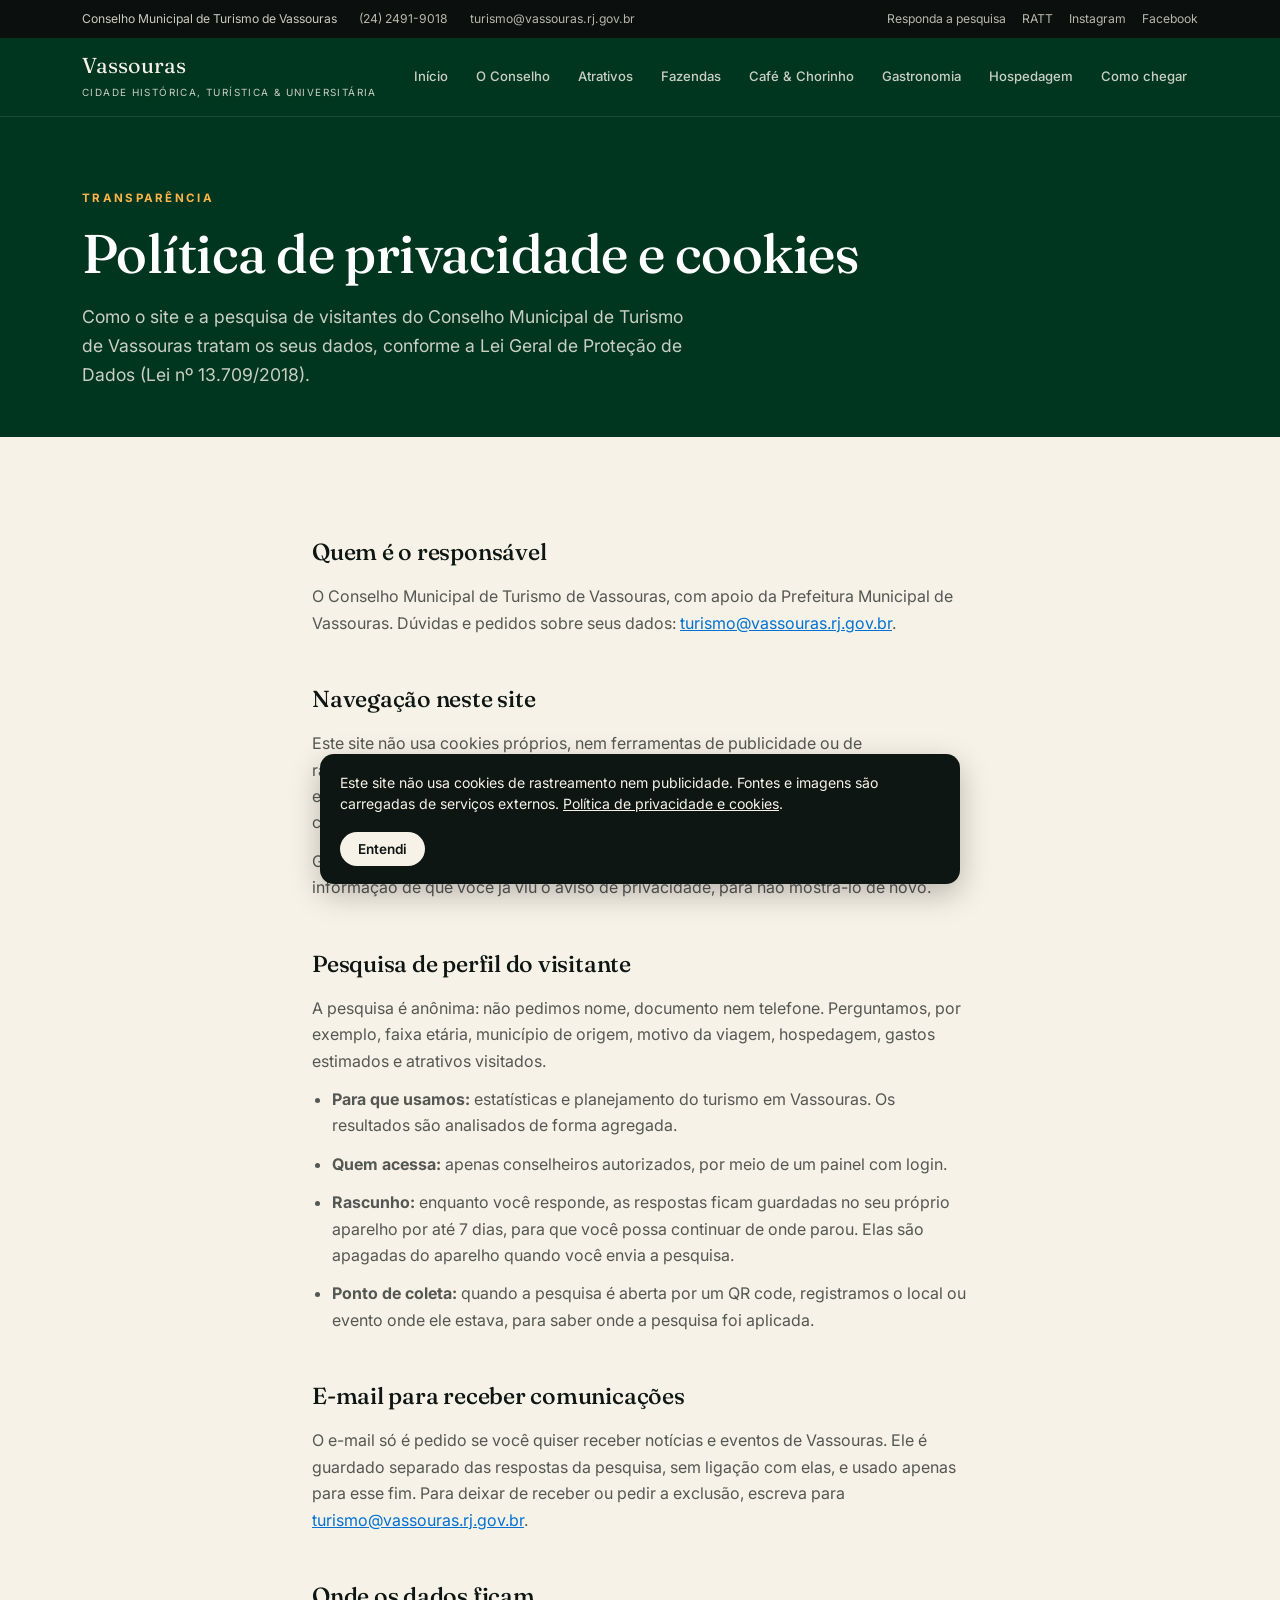
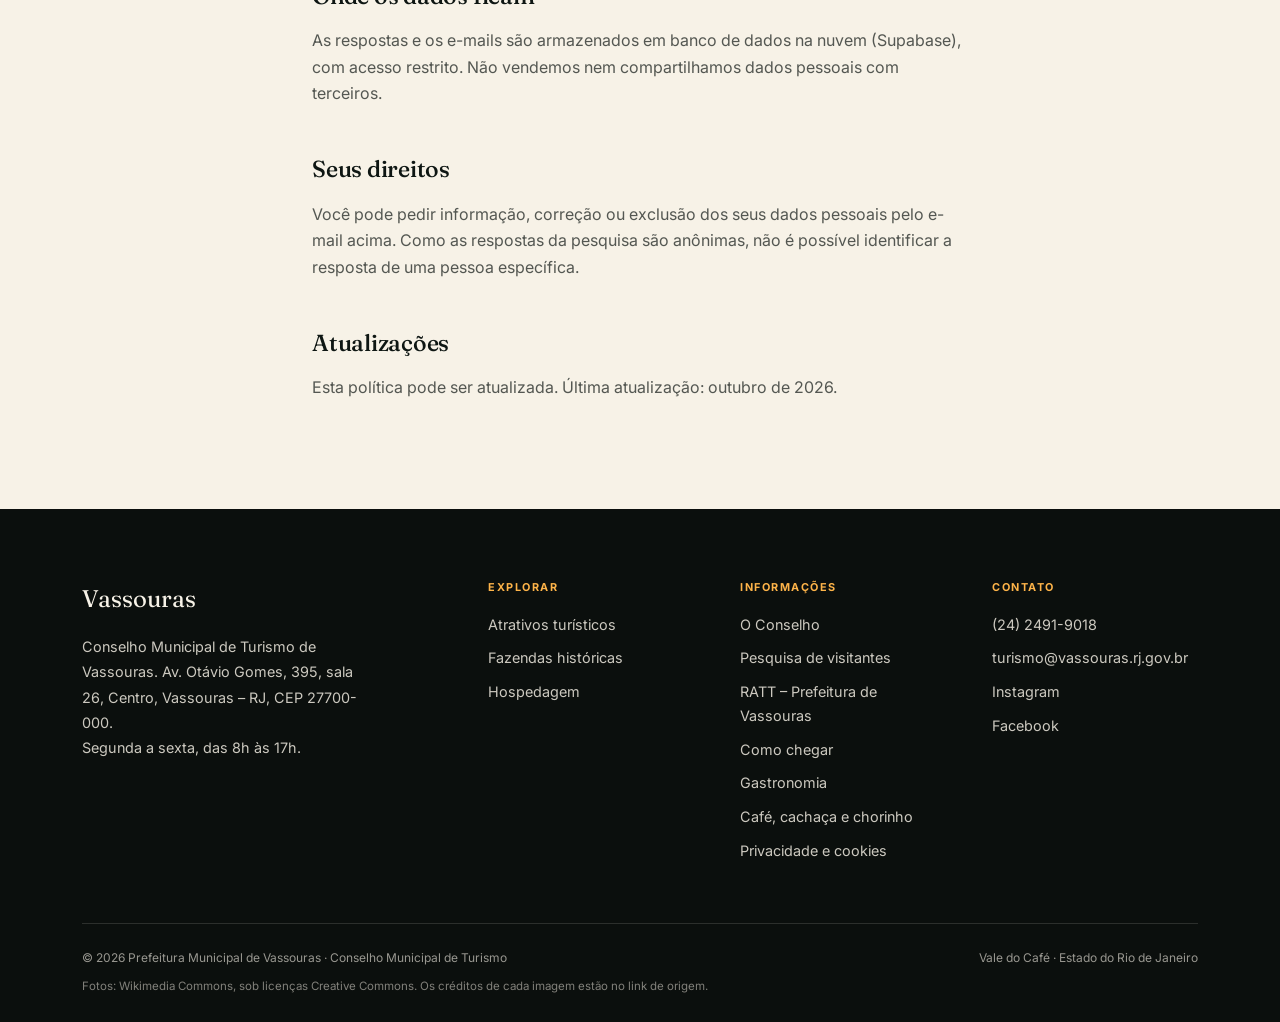
<file: privacidade.html>
<!DOCTYPE html>
<html lang="pt-BR">
<head>
<meta charset="UTF-8">
<meta name="viewport" content="width=device-width, initial-scale=1.0">
<title>Privacidade e cookies | Vassouras</title>
<meta name="description" content="Política de privacidade e cookies do site e da pesquisa de visitantes do Conselho Municipal de Turismo de Vassouras.">
<link rel="preconnect" href="https://fonts.googleapis.com">
<link rel="preconnect" href="https://fonts.gstatic.com" crossorigin>
<link href="https://fonts.googleapis.com/css2?family=Fraunces:opsz,wght@9..144,400..700&family=Inter:wght@400;500;600;700&display=swap" rel="stylesheet">
<link rel="stylesheet" href="styles.css">
</head>
<body>
<div class="topbar">
  <div class="wrap">
    <div class="contato">
      <span>Conselho Municipal de Turismo de Vassouras</span>
      <a href="tel:+552424919018">(24) 2491-9018</a>
      <a href="mailto:turismo@vassouras.rj.gov.br">turismo@vassouras.rj.gov.br</a>
    </div>
    <div class="social">
      <a href="https://turismo-vassourass-delta.vercel.app" data-pesquisa="">Responda a pesquisa</a>
      <a href="https://www.vassouras.rj.gov.br/ratt/" target="_blank" rel="noopener">RATT</a>
      <a href="https://www.instagram.com/visitevassouras/" target="_blank" rel="noopener">Instagram</a>
      <a href="https://www.facebook.com/visitevassourasof" target="_blank" rel="noopener">Facebook</a>
    </div>
  </div>
</div>
<header class="site">
  <div class="wrap">
    <a href="index.html" class="brand">
      <span>
        <span class="nome">Vassouras</span>
        <span class="sub">Cidade Histórica, Turística &amp; Universitária</span>
      </span>
    </a>
    <nav class="principal" id="navPrincipal">
      <ul>
        <li><a href="index.html">Início</a></li>
<li><a href="conselho.html">O Conselho</a></li>
<li><a href="atrativos.html">Atrativos</a></li>
<li><a href="fazendas.html">Fazendas</a></li>
<li><a href="cafe.html">Café & Chorinho</a></li>
<li><a href="gastronomia.html">Gastronomia</a></li>
<li><a href="hospedagem.html">Hospedagem</a></li>
<li><a href="como-chegar.html">Como chegar</a></li>

      </ul>
    </nav>
    <button class="nav-toggle" id="navToggle" aria-label="Abrir menu"><span></span><span></span><span></span></button>
  </div>
</header>
<section class="hero-content" style="padding-top:72px">
  <div class="wrap">
    <span class="eyebrow">Transparência</span>
    <h1>Política de privacidade e cookies</h1>
    <p class="lede">Como o site e a pesquisa de visitantes do Conselho Municipal de Turismo de Vassouras tratam os seus dados, conforme a Lei Geral de Proteção de Dados (Lei nº 13.709/2018).</p>
  </div>
</section>
<section>
  <div class="wrap texto-longo">
    <h2>Quem é o responsável</h2>
    <p>O Conselho Municipal de Turismo de Vassouras, com apoio da Prefeitura Municipal de Vassouras. Dúvidas e pedidos sobre seus dados: <a href="mailto:turismo@vassouras.rj.gov.br">turismo@vassouras.rj.gov.br</a>.</p>

    <h2>Navegação neste site</h2>
    <p>Este site não usa cookies próprios, nem ferramentas de publicidade ou de rastreamento. Para exibir as páginas, o seu navegador carrega fontes do Google Fonts e imagens do Wikimedia Commons; esses serviços recebem dados técnicos da conexão, como o endereço IP, conforme as políticas de privacidade deles.</p>
    <p>Guardamos no seu navegador (armazenamento local, não um cookie) apenas a informação de que você já viu o aviso de privacidade, para não mostrá-lo de novo.</p>

    <h2>Pesquisa de perfil do visitante</h2>
    <p>A pesquisa é anônima: não pedimos nome, documento nem telefone. Perguntamos, por exemplo, faixa etária, município de origem, motivo da viagem, hospedagem, gastos estimados e atrativos visitados.</p>
    <ul>
      <li><b>Para que usamos:</b> estatísticas e planejamento do turismo em Vassouras. Os resultados são analisados de forma agregada.</li>
      <li><b>Quem acessa:</b> apenas conselheiros autorizados, por meio de um painel com login.</li>
      <li><b>Rascunho:</b> enquanto você responde, as respostas ficam guardadas no seu próprio aparelho por até 7 dias, para que você possa continuar de onde parou. Elas são apagadas do aparelho quando você envia a pesquisa.</li>
      <li><b>Ponto de coleta:</b> quando a pesquisa é aberta por um QR code, registramos o local ou evento onde ele estava, para saber onde a pesquisa foi aplicada.</li>
    </ul>

    <h2>E-mail para receber comunicações</h2>
    <p>O e-mail só é pedido se você quiser receber notícias e eventos de Vassouras. Ele é guardado separado das respostas da pesquisa, sem ligação com elas, e usado apenas para esse fim. Para deixar de receber ou pedir a exclusão, escreva para <a href="mailto:turismo@vassouras.rj.gov.br">turismo@vassouras.rj.gov.br</a>.</p>

    <h2>Onde os dados ficam</h2>
    <p>As respostas e os e-mails são armazenados em banco de dados na nuvem (Supabase), com acesso restrito. Não vendemos nem compartilhamos dados pessoais com terceiros.</p>

    <h2>Seus direitos</h2>
    <p>Você pode pedir informação, correção ou exclusão dos seus dados pessoais pelo e-mail acima. Como as respostas da pesquisa são anônimas, não é possível identificar a resposta de uma pessoa específica.</p>

    <h2>Atualizações</h2>
    <p>Esta política pode ser atualizada. Última atualização: outubro de 2026.</p>
  </div>
</section>
<footer class="site">
  <div class="wrap">
    <div class="foot-grid">
      <div>
        <div class="foot-brand">
          <span class="nome">Vassouras</span>
        </div>
        <p>Conselho Municipal de Turismo de Vassouras. Av. Otávio Gomes, 395, sala 26, Centro, Vassouras – RJ, CEP 27700-000.</p>
        <p>Segunda a sexta, das 8h às 17h.</p>
      </div>
      <div class="foot-col">
        <h5>Explorar</h5>
        <a href="atrativos.html">Atrativos turísticos</a>
        <a href="fazendas.html">Fazendas históricas</a>
        <a href="hospedagem.html">Hospedagem</a>
      </div>
      <div class="foot-col">
        <h5>Informações</h5>
        <a href="conselho.html">O Conselho</a>
        <a href="https://turismo-vassourass-delta.vercel.app" data-pesquisa="">Pesquisa de visitantes</a>
        <a href="https://www.vassouras.rj.gov.br/ratt/" target="_blank" rel="noopener">RATT – Prefeitura de Vassouras</a>
        <a href="como-chegar.html">Como chegar</a>
        <a href="gastronomia.html">Gastronomia</a>
        <a href="cafe.html">Café, cachaça e chorinho</a>
        <a href="privacidade.html">Privacidade e cookies</a>
      </div>
      <div class="foot-col">
        <h5>Contato</h5>
        <a href="tel:+552424919018">(24) 2491-9018</a>
        <a href="mailto:turismo@vassouras.rj.gov.br">turismo@vassouras.rj.gov.br</a>
        <a href="https://www.instagram.com/visitevassouras/" target="_blank" rel="noopener">Instagram</a>
        <a href="https://www.facebook.com/visitevassourasof" target="_blank" rel="noopener">Facebook</a>
      </div>
    </div>
    <div class="foot-bottom">
      <span>© 2026 Prefeitura Municipal de Vassouras · Conselho Municipal de Turismo</span>
      <span>Vale do Café · Estado do Rio de Janeiro</span>
    </div>
    <p class="creditos">Fotos: Wikimedia Commons, sob licenças Creative Commons. Os créditos de cada imagem estão no link de origem.</p>
  </div>
</footer>
<script>
  const toggle = document.getElementById('navToggle');
  const nav = document.getElementById('navPrincipal');
  if(toggle){
    toggle.addEventListener('click', () => nav.classList.toggle('aberto'));
    nav.querySelectorAll('a').forEach(a => a.addEventListener('click', () => nav.classList.remove('aberto')));
  }
</script>
<script src="config.js"></script>
<script src="site.js"></script>
</body>
</html>
</file>
<file: styles.css>
/* ===================================================================
   Vassouras — Conselho Municipal de Turismo
   Folha de estilos compartilhada por todas as páginas do site
   =================================================================== */

:root{
  --verde:#005D42;
  --verde-escuro:#003620;
  --verde-vivo:#0B7A54;
  --coral:#FD6F59;
  --azul:#0171D3;
  --ambar:#FEB449;
  --creme:#F7F2E7;
  --grafite:#0E1613;
  --grafite-suave:#0B0F0D;
  --texto:#F7F2E7;
  --texto-suave: rgba(247,242,231,0.82);
  --ink-suave: rgba(14,22,19,0.7);
  --ink-suave-2: rgba(14,22,19,0.55);
  --linha: rgba(14,22,19,0.12);
  --linha-clara: rgba(247,242,231,0.2);
}

*{box-sizing:border-box; margin:0; padding:0;}
html{scroll-behavior:smooth;}
body{
  background:var(--creme);
  color:var(--grafite);
  font-family:'Inter', sans-serif;
  font-size:16px;
  line-height:1.65;
}
h1,h2,h3,h4,.display{
  font-family:'Fraunces', serif;
  font-weight:500;
  letter-spacing:-0.01em;
  color:var(--grafite);
}
a{color:inherit; text-decoration:none;}
img{max-width:100%; display:block;}
.wrap{max-width:1180px; margin:0 auto; padding:0 32px;}
.eyebrow{
  font-family:'Inter', sans-serif;
  font-size:0.72rem;
  letter-spacing:0.2em;
  text-transform:uppercase;
  font-weight:700;
}

/* ---------- barra utilitária ---------- */
.topbar{
  background:var(--grafite-suave);
  color:var(--texto-suave);
  font-family:'Inter',sans-serif;
  font-size:0.76rem;
}
.topbar .wrap{
  display:flex; justify-content:space-between; align-items:center;
  height:38px; gap:20px;
}
.topbar a{opacity:0.9;}
.topbar a:hover{opacity:1; color:var(--ambar);}
.topbar .contato{display:flex; gap:22px;}
.topbar .social{display:flex; gap:16px;}

/* ---------- header / navegação ---------- */
header.site{
  background:var(--verde-escuro);
  position:sticky; top:0; z-index:100;
  border-bottom:1px solid rgba(247,242,231,0.1);
}
header.site .wrap{
  display:flex; align-items:center; justify-content:space-between;
  height:78px; gap:24px;
}
.brand{
  display:flex; align-items:center; gap:12px;
  color:var(--creme);
}
.brand .nome{
  font-family:'Fraunces', serif; font-size:1.35rem; line-height:1;
}
.brand .sub{
  font-family:'Inter',sans-serif; font-size:0.62rem; letter-spacing:0.14em;
  text-transform:uppercase; color:var(--texto-suave); margin-top:4px; display:block;
}
nav.principal ul{
  list-style:none; display:flex; gap:6px; flex-wrap:wrap;
}
nav.principal a{
  font-family:'Inter',sans-serif; font-size:0.82rem; font-weight:500;
  color:var(--texto-suave);
  padding:9px 14px; border-radius:20px;
  display:inline-block; transition:all .2s ease;
}
nav.principal a:hover{color:var(--creme); background:rgba(247,242,231,0.08);}
nav.principal a.ativo{
  color:var(--verde-escuro); background:var(--ambar); font-weight:700;
}
.nav-toggle{
  display:none; background:none; border:none; cursor:pointer;
  flex-direction:column; gap:5px; padding:6px;
}
.nav-toggle span{width:22px; height:2px; background:var(--creme); border-radius:2px;}

/* ---------- hero: banda de foto pura (sem texto sobreposto) ---------- */
.hero-photo{
  width:100%;
  height:min(64vh, 520px);
  background-size:cover; background-position:center;
  position:relative;
}
.hero-photo::after{
  /* fade sutil só para suavizar a transição para o bloco de texto abaixo */
  content:"";
  position:absolute; left:0; right:0; bottom:0; height:70px;
  background:linear-gradient(180deg, rgba(3,20,14,0) 0%, rgba(3,20,14,0.55) 100%);
}
.hero-photo.hero-interna{height:min(38vh, 340px);}

.hero-content{
  background:var(--verde-escuro);
  color:var(--texto);
  padding:56px 0 48px;
}
.hero-content .eyebrow{color:var(--ambar); margin-bottom:16px; display:block;}
.hero-content h1{
  font-size:clamp(2rem, 4.6vw, 3.4rem);
  line-height:1.1;
  color:#fff;
  max-width:820px;
}
.hero-content p.lede{
  margin-top:18px;
  font-size:clamp(1rem, 1.5vw, 1.1rem);
  color:var(--texto-suave);
  max-width:620px;
}
.hero-cta{display:flex; gap:14px; margin-top:28px; flex-wrap:wrap;}
.btn{
  font-family:'Inter', sans-serif; font-size:0.82rem; font-weight:600;
  letter-spacing:0.02em;
  padding:14px 26px; border-radius:6px;
  display:inline-flex; align-items:center; gap:10px;
  transition:all .25s ease; border:1.5px solid transparent;
}
.btn-solid{background:var(--ambar); color:var(--verde-escuro);}
.btn-solid:hover{background:#ffc873; transform:translateY(-2px);}
.btn-ghost{color:#fff; border-color:rgba(255,255,255,0.55);}
.btn-ghost:hover{background:rgba(255,255,255,0.12); border-color:#fff;}

.hero-stats{
  position:relative; z-index:2;
  background:var(--verde-escuro);
  border-top:1px solid rgba(247,242,231,0.12);
}
.hero-stats .wrap{
  display:grid; grid-template-columns:repeat(3,1fr);
  gap:0;
}
.hero-stat{
  padding:26px 28px; border-right:1px solid rgba(247,242,231,0.12);
}
.hero-stat:last-child{border-right:none;}
.hero-stat b{
  font-family:'Fraunces',serif; font-size:1.9rem; color:var(--ambar); display:block; font-weight:500;
}
.hero-stat span{font-size:0.82rem; color:var(--texto-suave);}


/* hero menor, para páginas internas */

/* ---------- seções gerais ---------- */
section{padding:96px 0;}
.section-head{max-width:640px; margin-bottom:56px;}
.section-head .eyebrow{color:var(--azul); margin-bottom:14px; display:block;}
.section-head h2{font-size:clamp(2rem, 3.6vw, 2.8rem);}
.section-head p{margin-top:16px; color:var(--ink-suave); font-size:1.05rem;}
.on-dark .section-head .eyebrow{color:var(--ambar);}
.on-dark .section-head h2{color:var(--creme);}
.on-dark .section-head p{color:var(--texto-suave);}
.on-dark{background:var(--verde-escuro); color:var(--creme);}

/* ---------- cards de roteiro (home) ---------- */
.roteiro-grid{
  display:grid; grid-template-columns:repeat(3, 1fr); gap:28px;
}
.roteiro-card{
  background:#fff;
  border-radius:14px;
  overflow:hidden;
  box-shadow:0 1px 3px rgba(14,22,19,0.08);
  border:1px solid var(--linha);
  transition:transform .25s ease, box-shadow .25s ease;
}
.roteiro-card:hover{transform:translateY(-5px); box-shadow:0 14px 30px rgba(14,22,19,0.14);}
.roteiro-card .foto{height:180px; overflow:hidden;}
.roteiro-card .foto img{width:100%; height:100%; object-fit:cover; transition:transform .5s ease;}
.roteiro-card:hover .foto img{transform:scale(1.06);}
.roteiro-card .corpo{padding:24px;}
.roteiro-card h3{font-size:1.25rem; margin-bottom:10px;}
.roteiro-card p{color:var(--ink-suave); font-size:0.92rem; margin-bottom:16px;}
.roteiro-card .saiba{
  font-size:0.78rem; font-weight:700; letter-spacing:0.03em; text-transform:uppercase;
  color:var(--verde); display:inline-flex; align-items:center; gap:6px;
}
.roteiro-card:hover .saiba{color:var(--coral);}

/* ---------- linha do tempo ---------- */
.timeline{display:grid; grid-template-columns:repeat(4,1fr); gap:24px; margin-top:10px;}
.tl-item{border-top:3px solid var(--ambar); padding-top:18px;}
.tl-item b{font-family:'Fraunces',serif; font-size:1.6rem; color:var(--creme); display:block; margin-bottom:8px;}
.tl-item p{font-size:0.9rem; color:var(--texto-suave);}

/* ---------- destaque com imagem (Casa da Hera etc.) ---------- */
.destaque{background:var(--creme);}
.destaque .wrap{display:grid; grid-template-columns:1fr 1fr; gap:60px; align-items:center;}
.destaque .foto{border-radius:16px; overflow:hidden; box-shadow:0 20px 40px rgba(14,22,19,0.16);}
.destaque .foto img{width:100%; height:420px; object-fit:cover;}
.destaque .texto .eyebrow{color:var(--coral); display:block; margin-bottom:14px;}
.destaque .texto h2{font-size:clamp(1.9rem,3.2vw,2.6rem); margin-bottom:18px;}
.destaque .texto p{color:var(--ink-suave); font-size:1.05rem; margin-bottom:24px;}
.destaque.reverso .wrap{grid-template-columns:1fr 1fr;}
.destaque.reverso .foto{order:2;}

/* ---------- link-more genérico ---------- */
.link-more{
  font-family:'Inter',sans-serif; font-size:0.8rem; font-weight:700; letter-spacing:0.03em; text-transform:uppercase;
  color:var(--verde); display:inline-flex; align-items:center; gap:8px;
  border-bottom:2px solid var(--verde); padding-bottom:4px;
}
.link-more:hover{color:var(--coral); border-color:var(--coral);}
.on-dark .link-more{color:var(--ambar); border-color:var(--ambar);}
.on-dark .link-more:hover{color:#fff; border-color:#fff;}

/* ---------- CTA final ---------- */
.cta-final{
  background:var(--verde);
  color:#fff; text-align:center;
}
.cta-final h2{color:#fff; font-size:clamp(1.9rem,3.6vw,2.6rem); margin-bottom:16px;}
.cta-final p{color:rgba(255,255,255,0.86); font-size:1.05rem; margin-bottom:32px;}
.cta-final .hero-cta{justify-content:center;}

/* ---------- grid de atrativos ---------- */
.atrativos-grid{display:grid; grid-template-columns:repeat(3,1fr); gap:1px; background:var(--linha); border:1px solid var(--linha);}
.at-card{background:#fff; padding:34px 28px;}
.at-card .num{font-family:'Inter',sans-serif; font-size:0.7rem; color:var(--coral); font-weight:700; letter-spacing:0.08em;}
.at-card h3{font-size:1.2rem; margin:14px 0 10px;}
.at-card p{font-size:0.9rem; color:var(--ink-suave);}

/* ---------- ledger (gastronomia / hospedagem) ---------- */
.ledger{column-count:2; column-gap:48px; border-top:1px solid var(--linha); margin-top:8px;}
.ledger-item{
  display:flex; justify-content:space-between; align-items:baseline; gap:14px;
  padding:16px 0; border-bottom:1px solid var(--linha); break-inside:avoid;
}
.ledger-item .nome{font-family:'Fraunces',serif; font-style:italic; font-size:1rem; color:var(--grafite); transition:color .2s ease;}
.ledger-item:hover .nome{color:var(--azul);}
.ledger-item .tag{
  font-family:'Inter',sans-serif; font-size:0.62rem; letter-spacing:0.08em; text-transform:uppercase;
  color:var(--verde); white-space:nowrap; flex-shrink:0;
}

/* ---------- painel prático (como chegar) ---------- */
.pratica-grid{display:grid; grid-template-columns:repeat(2,1fr); gap:1px; background:var(--linha); border:1px solid var(--linha);}
.pratica-item{background:#fff; padding:36px;}
.pratica-item h3{font-size:1.15rem; margin-bottom:10px; display:flex; align-items:center; gap:10px;}
.pratica-item p{color:var(--ink-suave); font-size:0.96rem;}
.mapa-embed{border-radius:14px; overflow:hidden; border:1px solid var(--linha); margin-top:40px;}
.mapa-embed iframe{width:100%; height:360px; border:0; display:block;}

/* ---------- trio café/cachaça/chorinho ---------- */
.trio-grid{display:grid; grid-template-columns:repeat(3,1fr); gap:28px;}
.trio-card{
  background:var(--verde-escuro); color:var(--creme);
  border-radius:14px; padding:34px 28px; border-top:4px solid var(--ambar);
}
.trio-card:nth-child(2){border-top-color:var(--coral);}
.trio-card:nth-child(3){border-top-color:var(--azul);}
.trio-card h3{color:var(--creme); font-size:1.3rem; margin-bottom:12px;}
.trio-card p{color:var(--texto-suave); font-size:0.95rem;}

/* ---------- footer ---------- */
footer.site{background:var(--grafite-suave); color:var(--texto-suave); padding:70px 0 26px;}
.foot-grid{display:grid; grid-template-columns:1.4fr 0.8fr 0.8fr 0.8fr; gap:46px; padding-bottom:50px;}
.foot-brand{display:flex; align-items:center; gap:12px; margin-bottom:16px;}
.foot-brand .nome{font-family:'Fraunces',serif; font-size:1.5rem; color:var(--creme);}
.foot-grid p{font-size:0.9rem; line-height:1.75; max-width:280px;}
.foot-col h5{font-family:'Inter',sans-serif; font-size:0.68rem; letter-spacing:0.14em; text-transform:uppercase; color:var(--ambar); margin-bottom:16px;}
.foot-col a, .foot-col p{display:block; font-size:0.9rem; margin-bottom:10px;}
.foot-col a:hover{color:var(--ambar);}
.foot-bottom{
  border-top:1px solid rgba(247,242,231,0.14); padding-top:24px;
  display:flex; justify-content:space-between; flex-wrap:wrap; gap:12px;
  font-size:0.75rem; color:rgba(247,242,231,0.6);
}

/* ---------- responsivo ---------- */
@media (max-width:980px){
  .roteiro-grid{grid-template-columns:repeat(2,1fr);}
  .atrativos-grid{grid-template-columns:repeat(2,1fr);}
  .destaque .wrap, .destaque.reverso .wrap{grid-template-columns:1fr;}
  .destaque .foto{order:0 !important;}
  .timeline{grid-template-columns:repeat(2,1fr);}
  .pratica-grid{grid-template-columns:1fr;}
  .foot-grid{grid-template-columns:1fr 1fr; row-gap:36px;}
  .trio-grid{grid-template-columns:1fr;}
}
@media (max-width:720px){
  .topbar{display:none;}
  nav.principal{
    position:fixed; inset:78px 0 0 0; background:var(--verde-escuro);
    padding:30px 32px; transform:translateX(100%); transition:transform .3s ease;
    overflow-y:auto;
  }
  nav.principal.aberto{transform:translateX(0);}
  nav.principal ul{flex-direction:column; gap:6px;}
  nav.principal a{display:block; font-size:1rem; padding:14px 16px;}
  .nav-toggle{display:flex;}
  .roteiro-grid{grid-template-columns:1fr;}
  .atrativos-grid{grid-template-columns:1fr;}
  .hero-stats .wrap{grid-template-columns:1fr;}
  .hero-stat{border-right:none; border-bottom:1px solid rgba(247,242,231,0.12);}
  section{padding:64px 0;}
  .ledger{column-count:1;}
}

/* ===================================================================
   Conselho, pesquisa, privacidade e conteúdo dinâmico
   =================================================================== */
.vazio{color:var(--ink-suave); font-size:0.95rem; padding:28px 0; border-top:1px solid var(--linha);}

/* composição do conselho */
.conselho-resumo{display:grid; grid-template-columns:repeat(3,1fr); gap:1px; background:var(--linha); border:1px solid var(--linha); margin-bottom:56px;}
.conselho-resumo div{background:#fff; padding:28px;}
.conselho-resumo b{font-family:'Fraunces',serif; font-size:2.2rem; font-weight:500; display:block; line-height:1; color:var(--verde);}
.conselho-resumo span{font-size:0.92rem; color:var(--ink-suave); display:block; margin-top:10px;}
.membros-titulo{font-size:1.35rem; margin:8px 0 22px;}
.membros{display:grid; grid-template-columns:repeat(auto-fill,minmax(200px,1fr)); gap:28px; margin-bottom:56px;}
.membro .retrato{aspect-ratio:4/5; background:#E8E1D3; overflow:hidden; display:flex; align-items:center; justify-content:center;}
.membro .retrato img{width:100%; height:100%; object-fit:cover;}
.membro .retrato span{font-family:'Fraunces',serif; font-size:2.6rem; color:rgba(14,22,19,0.35);}
.membro h4{font-size:1.05rem; margin-top:14px;}
.membro p{font-size:0.86rem; color:var(--ink-suave); line-height:1.45; margin-top:4px;}

/* documentos (leis, regulamento, atas) */
.docs{border-top:1px solid var(--linha);}
.doc{display:flex; justify-content:space-between; align-items:baseline; gap:18px; padding:16px 0; border-bottom:1px solid var(--linha);}
.doc a{font-family:'Fraunces',serif; font-size:1.05rem; color:var(--grafite);}
.doc a:hover{color:var(--azul);}
.doc .meta{font-size:0.82rem; color:var(--ink-suave); white-space:nowrap;}
.docs-grid{display:grid; grid-template-columns:1fr 1fr; gap:56px;}

/* chamada da pesquisa */
.pesquisa-cta .wrap{display:grid; grid-template-columns:1.2fr 1fr; gap:48px; align-items:center;}
.pesquisa-cta h2{font-size:clamp(1.7rem,3vw,2.3rem); margin-bottom:14px;}
.pesquisa-cta p{color:var(--ink-suave); max-width:52ch;}
.pesquisa-cta .acoes{display:flex; flex-direction:column; gap:12px; align-items:flex-start;}
.pesquisa-cta .acoes small{font-size:0.82rem; color:var(--ink-suave);}

/* eventos */
.eventos-lista{border-top:1px solid var(--linha);}
.evento{display:grid; grid-template-columns:150px 1fr; gap:24px; padding:20px 0; border-bottom:1px solid var(--linha);}
.evento .data{font-weight:600; color:var(--verde); font-size:0.95rem;}
.evento h3{font-size:1.15rem;}
.evento p{font-size:0.9rem; color:var(--ink-suave);}

/* texto longo (privacidade) */
.texto-longo{max-width:72ch;}
.texto-longo h2{font-size:1.45rem; margin:44px 0 12px;}
.texto-longo h2:first-child{margin-top:0;}
.texto-longo p, .texto-longo li{color:var(--ink-suave); margin-bottom:12px;}
.texto-longo ul{padding-left:20px;}
.texto-longo a{color:var(--azul); text-decoration:underline;}

/* aviso de cookies */
.aviso-cookies{
  position:fixed; left:16px; right:16px; bottom:16px; z-index:60; max-width:640px; margin:0 auto;
  background:var(--grafite); color:var(--creme); border-radius:14px; padding:18px 20px;
  display:flex; gap:18px; align-items:center; justify-content:space-between; flex-wrap:wrap;
  box-shadow:0 10px 30px rgba(0,0,0,0.25); font-size:0.88rem; line-height:1.5;
}
.aviso-cookies a{text-decoration:underline;}
.aviso-cookies button{
  background:var(--creme); color:var(--grafite); border:0; border-radius:999px;
  padding:9px 18px; font:600 0.85rem 'Inter',sans-serif; cursor:pointer;
}
.aviso-cookies button:focus-visible, .btn:focus-visible, nav.principal a:focus-visible{outline:2px solid var(--azul); outline-offset:2px;}
.creditos{font-size:0.72rem; color:rgba(247,242,231,0.5); margin-top:10px;}

@media (max-width:980px){
  .conselho-resumo{grid-template-columns:1fr;}
  .docs-grid, .pesquisa-cta .wrap{grid-template-columns:1fr; gap:36px;}
}
@media (max-width:720px){
  .evento{grid-template-columns:1fr; gap:6px;}
  .doc{flex-direction:column; gap:4px;}
}

/* navegação com o item "O Conselho": mantém tudo em uma linha */
nav.principal ul{flex-wrap:nowrap;}
nav.principal a{padding:9px 11px; white-space:nowrap;}
@media (min-width:861px) and (max-width:1180px){
  .brand .sub{display:none;}
  nav.principal a{padding:8px 8px; font-size:0.78rem;}
}
@media (max-width:860px){
  .topbar{display:none;}
  nav.principal{
    position:fixed; inset:78px 0 0 0; background:var(--verde-escuro);
    padding:30px 32px; transform:translateX(100%); transition:transform .3s ease;
    overflow-y:auto;
  }
  nav.principal.aberto{transform:translateX(0);}
  nav.principal ul{flex-direction:column; gap:6px;}
  nav.principal a{display:block; font-size:1rem; padding:14px 16px;}
  .nav-toggle{display:flex;}
}

/* ---------- O Conselho: diretoria, suplentes, documentos ---------- */
.membros-diretoria{grid-template-columns:repeat(auto-fill,minmax(220px,1fr));}
.membro .cargo{display:inline-block; margin-top:14px; font-size:0.72rem; font-weight:700; letter-spacing:0.08em; text-transform:uppercase; color:var(--verde-escuro); background:var(--ambar); padding:4px 10px; border-radius:999px;}
.membro .cargo + h4{margin-top:10px;}
.suplentes-titulo{font-size:0.8rem; letter-spacing:0.1em; text-transform:uppercase; color:var(--ink-suave); margin:-28px 0 14px;}
.suplentes{list-style:none; padding:0; display:grid; grid-template-columns:repeat(auto-fill,minmax(260px,1fr)); gap:0 28px; border-top:1px solid var(--linha); margin-bottom:56px;}
.suplentes li{padding:12px 0; border-bottom:1px solid var(--linha);}
.suplentes b{display:block; font-weight:600; font-size:0.95rem;}
.suplentes span{font-size:0.82rem; color:var(--ink-suave);}
.doc small{display:block; font-size:0.8rem; color:var(--ink-suave); margin-top:4px;}

/* ---------- chamada para o RATT ---------- */
.ratt-cta{background:var(--verde-escuro); color:var(--creme);}
.ratt-cta .wrap{display:grid; grid-template-columns:1.2fr 1fr; gap:48px; align-items:center;}
.ratt-cta .eyebrow{color:var(--ambar); display:block; margin-bottom:12px;}
.ratt-cta h2{color:var(--creme); font-size:clamp(1.7rem,3vw,2.3rem); margin-bottom:14px;}
.ratt-cta p{color:var(--texto-suave); max-width:52ch;}
.ratt-cta .acoes{display:flex; flex-direction:column; gap:12px; align-items:flex-start;}
.ratt-cta .acoes small{font-size:0.82rem; color:var(--texto-suave);}
@media (max-width: 760px){
  .ratt-cta .wrap{grid-template-columns:1fr; gap:28px;}
  .suplentes-titulo{margin-top:-20px;}
}
</file>
